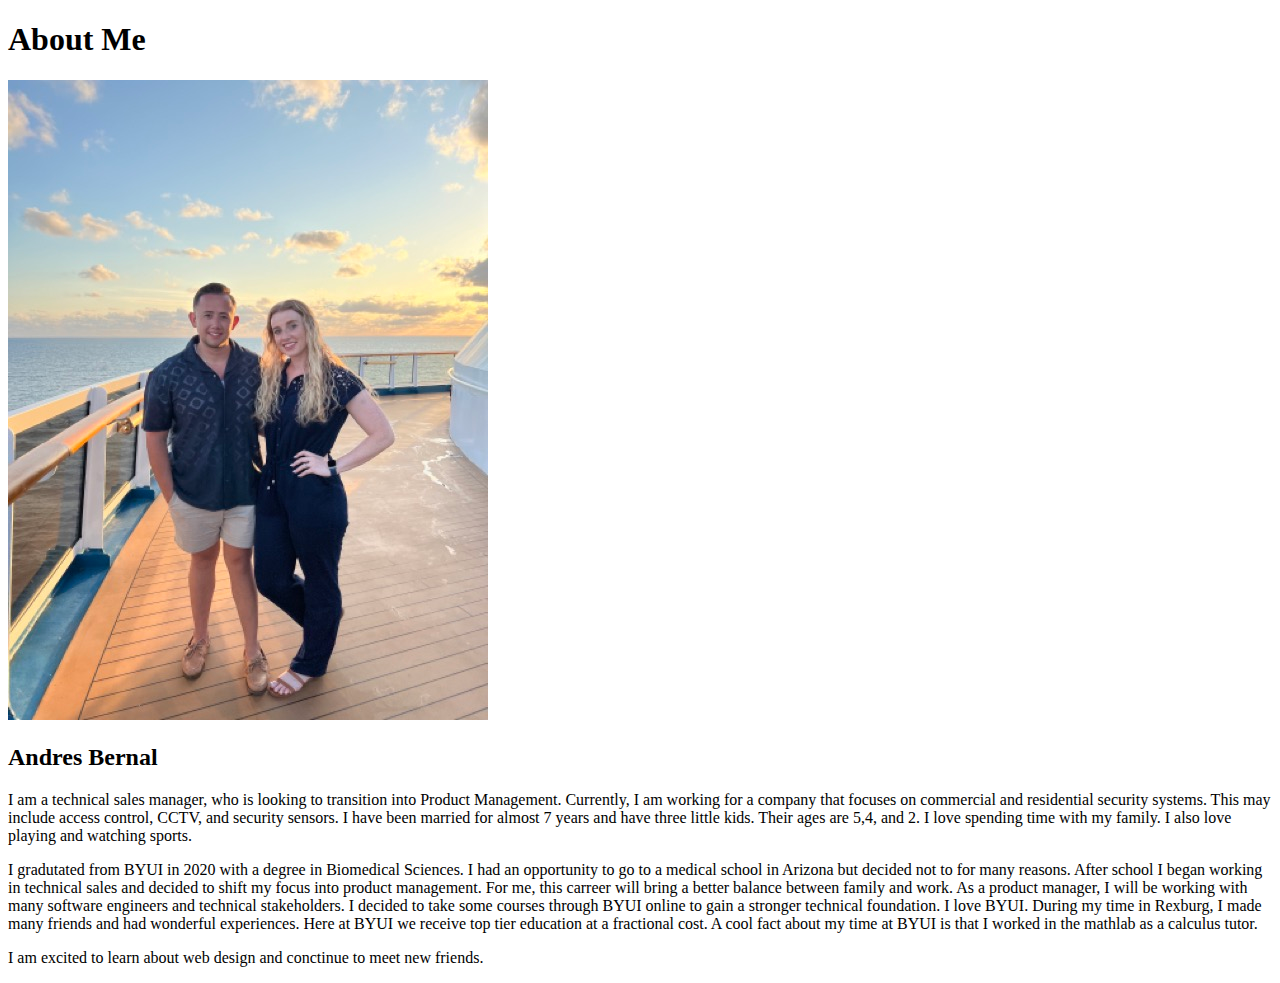
<file: aboutme/index.html>
<!DOCTYPE html>
<html lang="en">

<head>
    <meta charset="UTF-8">
    <meta http-equiv="X-UA-Compatible" content="IE=edge">
    <meta name="viewport" content="width=device-width, initial-scale=1.0">
    <title>Home Page</title>
</head>

<body>
    <h1>About Me</h1>
    <img src="IMG_1093 Medium.jpeg" alt="Image of Andres and Meghan">
    <h2>Andres Bernal</h2>
    <p>I am a technical sales manager, who is looking to transition into Product Management. Currently, I am working for a company that focuses on commercial and residential security systems. This may include access control, CCTV, and security sensors. I have been married for almost 7 years and have three little kids. Their ages are 5,4, and 2. I love spending time with my family. I also love playing and watching sports. </p>
    <p> I gradutated from BYUI in 2020 with a degree in Biomedical Sciences. I had an opportunity to go to a medical school in Arizona but decided not to for many reasons. After school I began working in technical sales and decided to shift my focus into product management. For me, this carreer will bring a better balance between family and work. As a product manager, I will be working with many software engineers and technical stakeholders. I decided to take some courses through BYUI online to gain a stronger technical foundation. I love BYUI. During my time in Rexburg, I made many friends and had wonderful experiences. Here at BYUI we receive top tier education at a fractional cost. A cool fact about my time at BYUI is that I worked in the mathlab as a calculus tutor.</p>
    <p>I am excited to learn about web design and conctinue to meet new friends.</p>
</body>
</html>
</file>
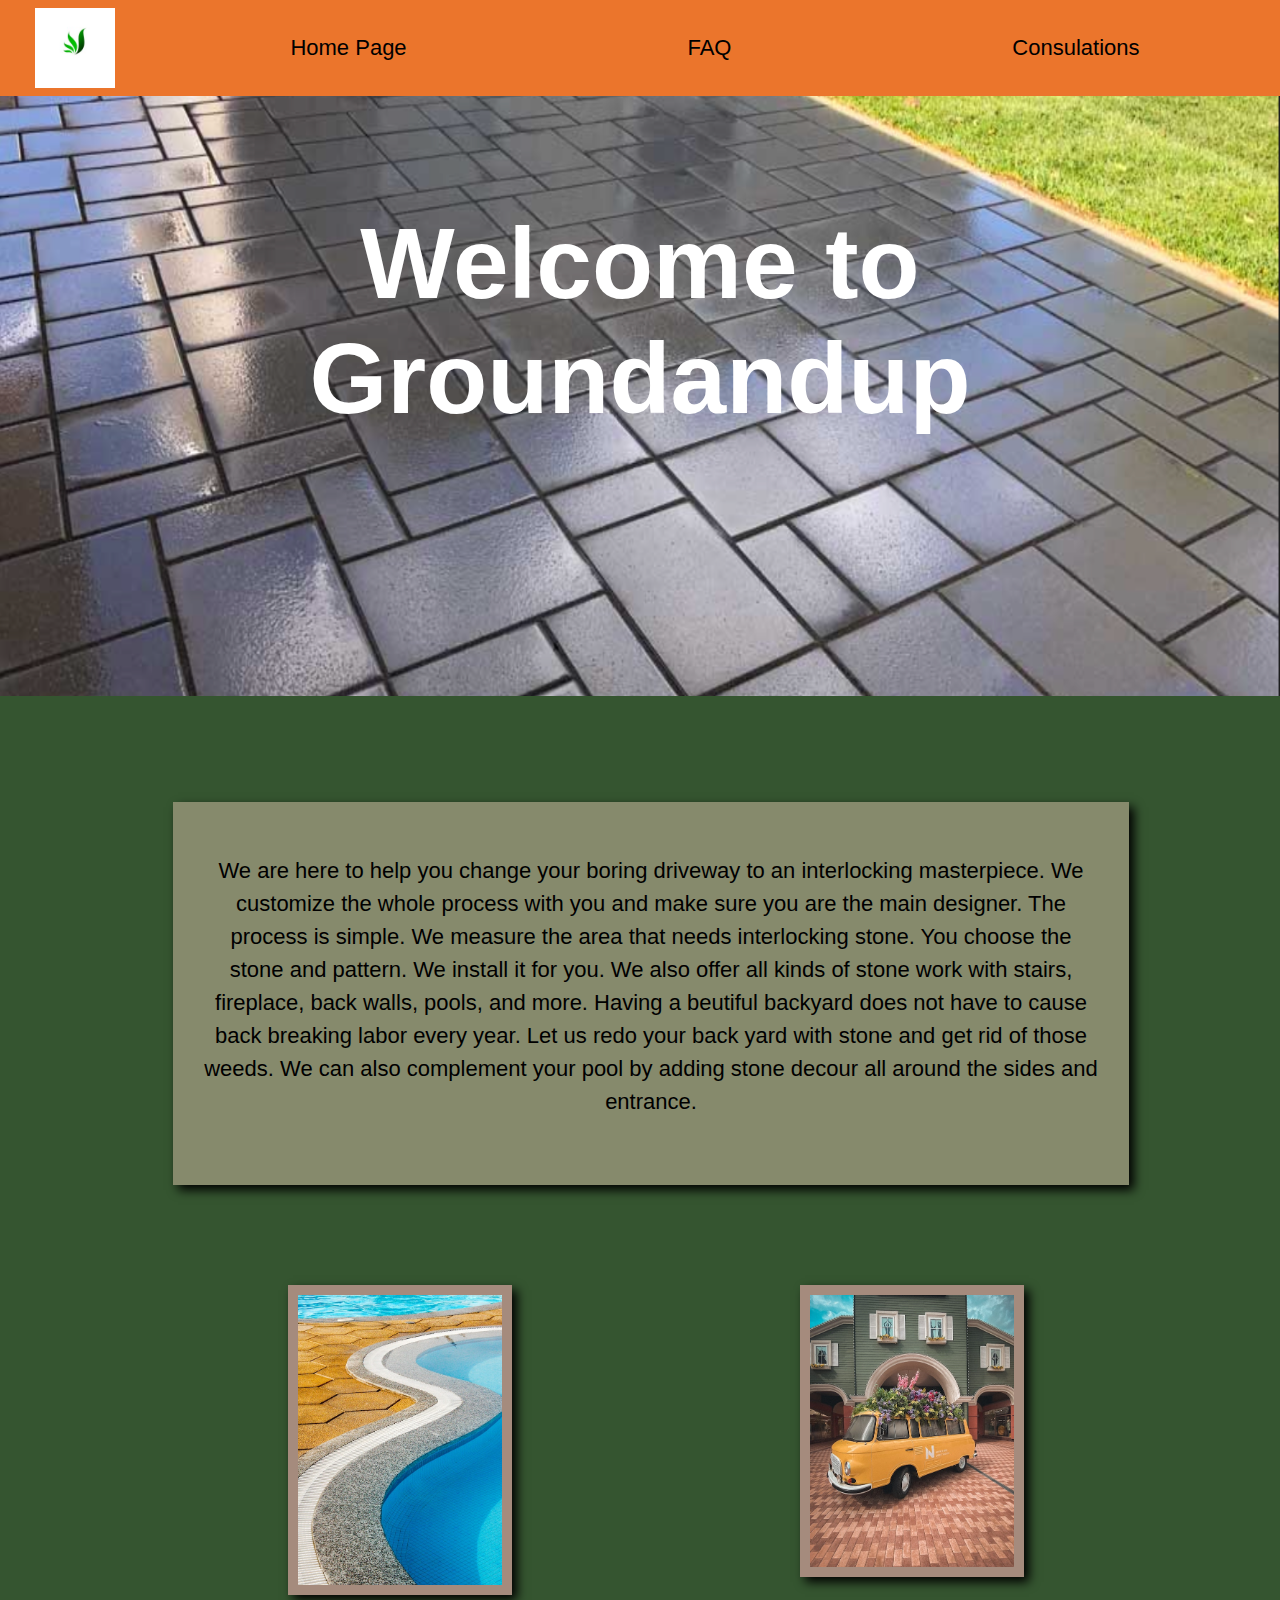
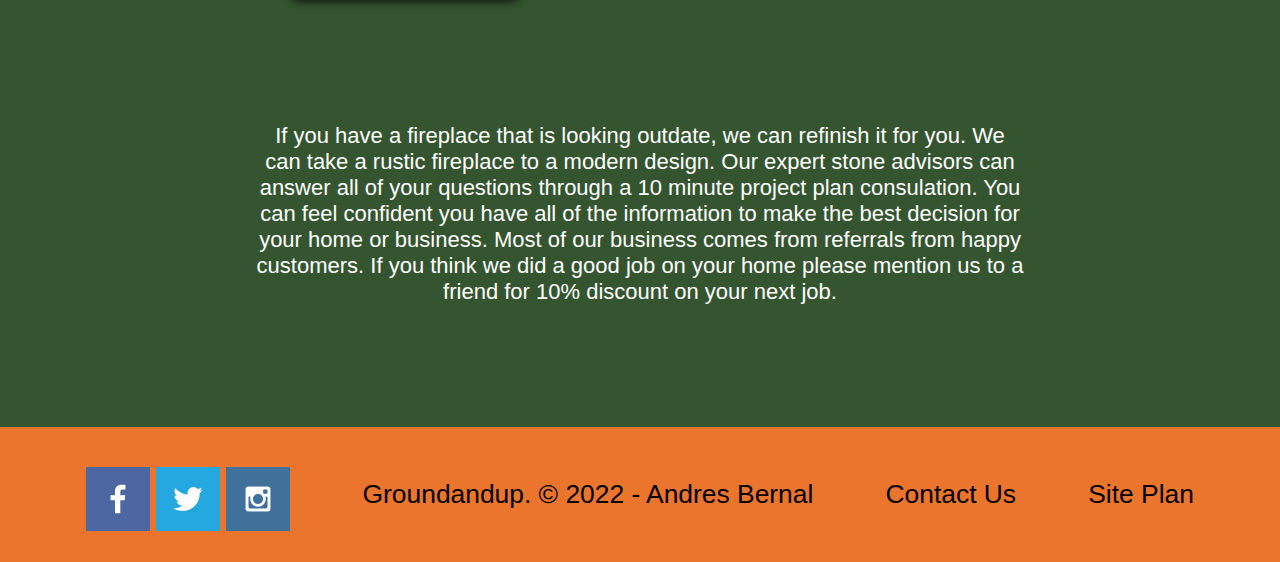
<file: groundandup/index.html>
<!DOCTYPE html>
<html lang="en">
<head>
    <meta charset="UTF-8">
    <meta http-equiv="X-UA-Compatible" content="IE=edge">
    <meta name="viewport" content="width=device-width, initial-scale=1.0">
    <title>Groundanup | Construction and Landscaping | Home</title>
    <link rel="stylesheet" href="styles/style.css">
</head>
<body>
    <div id="content">
    <header>
        <a id="logo_link" href="index.html">
            <img class="logo" src="images/groundanduplogo.jpeg" alt="Groundandup logo">
        </a>
        <nav>
            <a href="index.html">Home Page</a>
            <a href="FAQ.html">FAQ</a>
            <a href="consulations.html">Consulations</a>
        </nav>
    </header>
    <div id="hero">
        <div id="hero-box">
            <img id="hero-img" src="images/paversandgrass.png" alt="pavers and grass">
        </div>
        <section id="hero-msg">
            <h1 class="home-title">Welcome to Groundandup</h1>
            <h4></h4>
            </div>
        </section>
    </div>
    <main class="home-grid">
        <section class="msg">
            <p>We are here to help you change your boring driveway to an interlocking masterpiece. We customize the whole process with you and make sure you are the main designer. The process is simple. We measure the area that needs interlocking stone. You choose the stone and pattern. We install it for you. We also offer all kinds of stone work with stairs, fireplace, back walls, pools, and more. Having a beutiful backyard does not have to cause back breaking labor every year. Let us redo your back yard with stone and get rid of those weeds. We can also complement your pool by adding stone decour all around the sides and entrance.</p>
        </section><section class="rivers-card">
            <img class="card-img" src="images/pexels-jan-van-der-wolf-10340770.paversandpool.jpg" alt="pavers and pool">
        </section>
        <section class="camping-card">
            <img class="card-img" src="images/pexels-sveta-k-8588032.interlockingbricks.jpg" alt="tent in mountains">
        </section>
        <section class="msg2">
            <p> If you have a fireplace that is looking outdate, we can refinish it for you. We can take a rustic fireplace to a modern design. Our expert stone advisors can answer all of your questions through a 10 minute project plan consulation. You can feel confident you have all of the information to make the best decision for your home or business. Most of our business comes from referrals from happy customers. If you think we did a good job on your home please mention us to a friend for 10% discount on your next job.</p>
        </section>
    </main>
    <footer class="footer-grid">
        <div class="social">
            <a href="https://facebook.com" target="_blank">
                <img src="images/facebook.png" alt="fb icon">
            </a>
            <a href="https://twitter.com" target="_blank">
                <img src="images/twitter.png" alt="twitter icon">
            </a>
            <a href="https://instagram.com" target="_blank">
                <img src="images/instagram.png" alt="instagram icon">
            </a>
        </div>
        <p>Groundandup. &copy; 2022 - Andres Bernal</p>
        <p><a href="contactus.html">Contact Us</a></p>
        <p><a href="site-plan.html">Site Plan</a></p>
    </footer>
    </div>
</body>
</html>
</file>
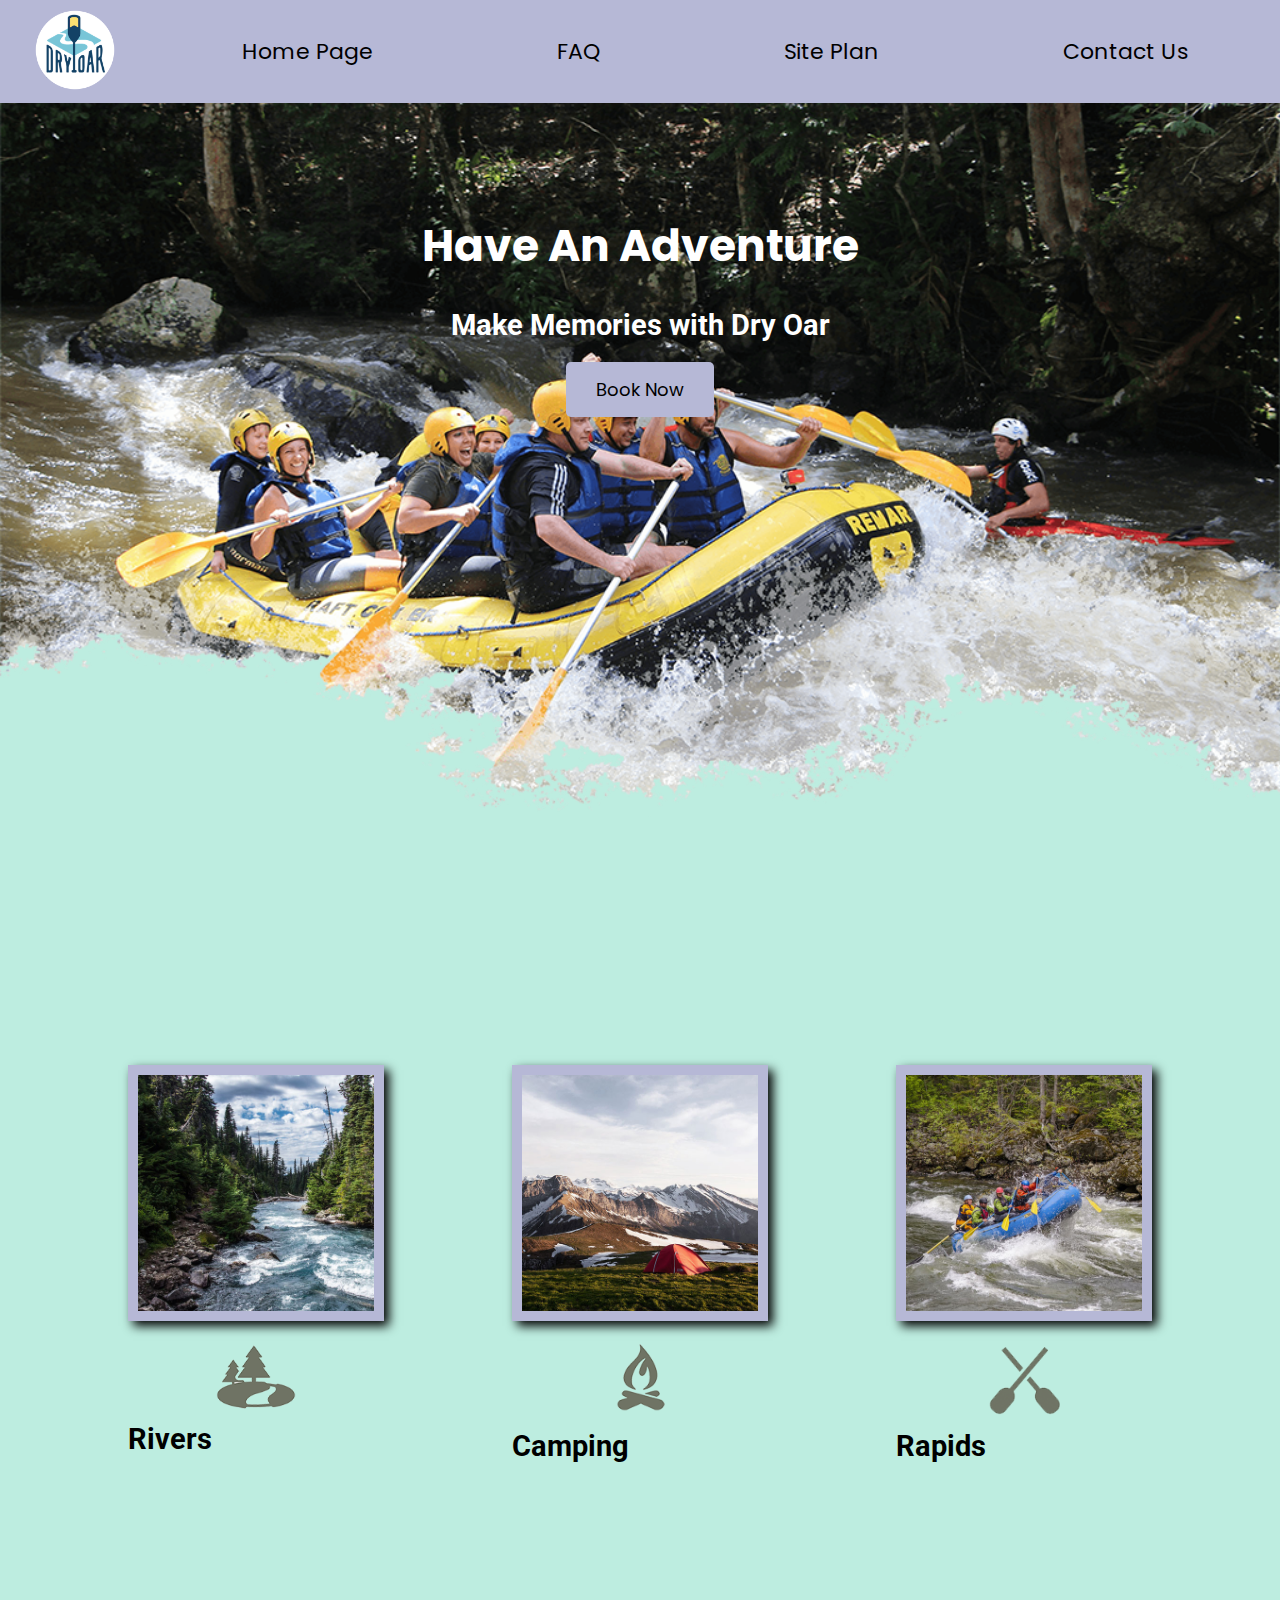
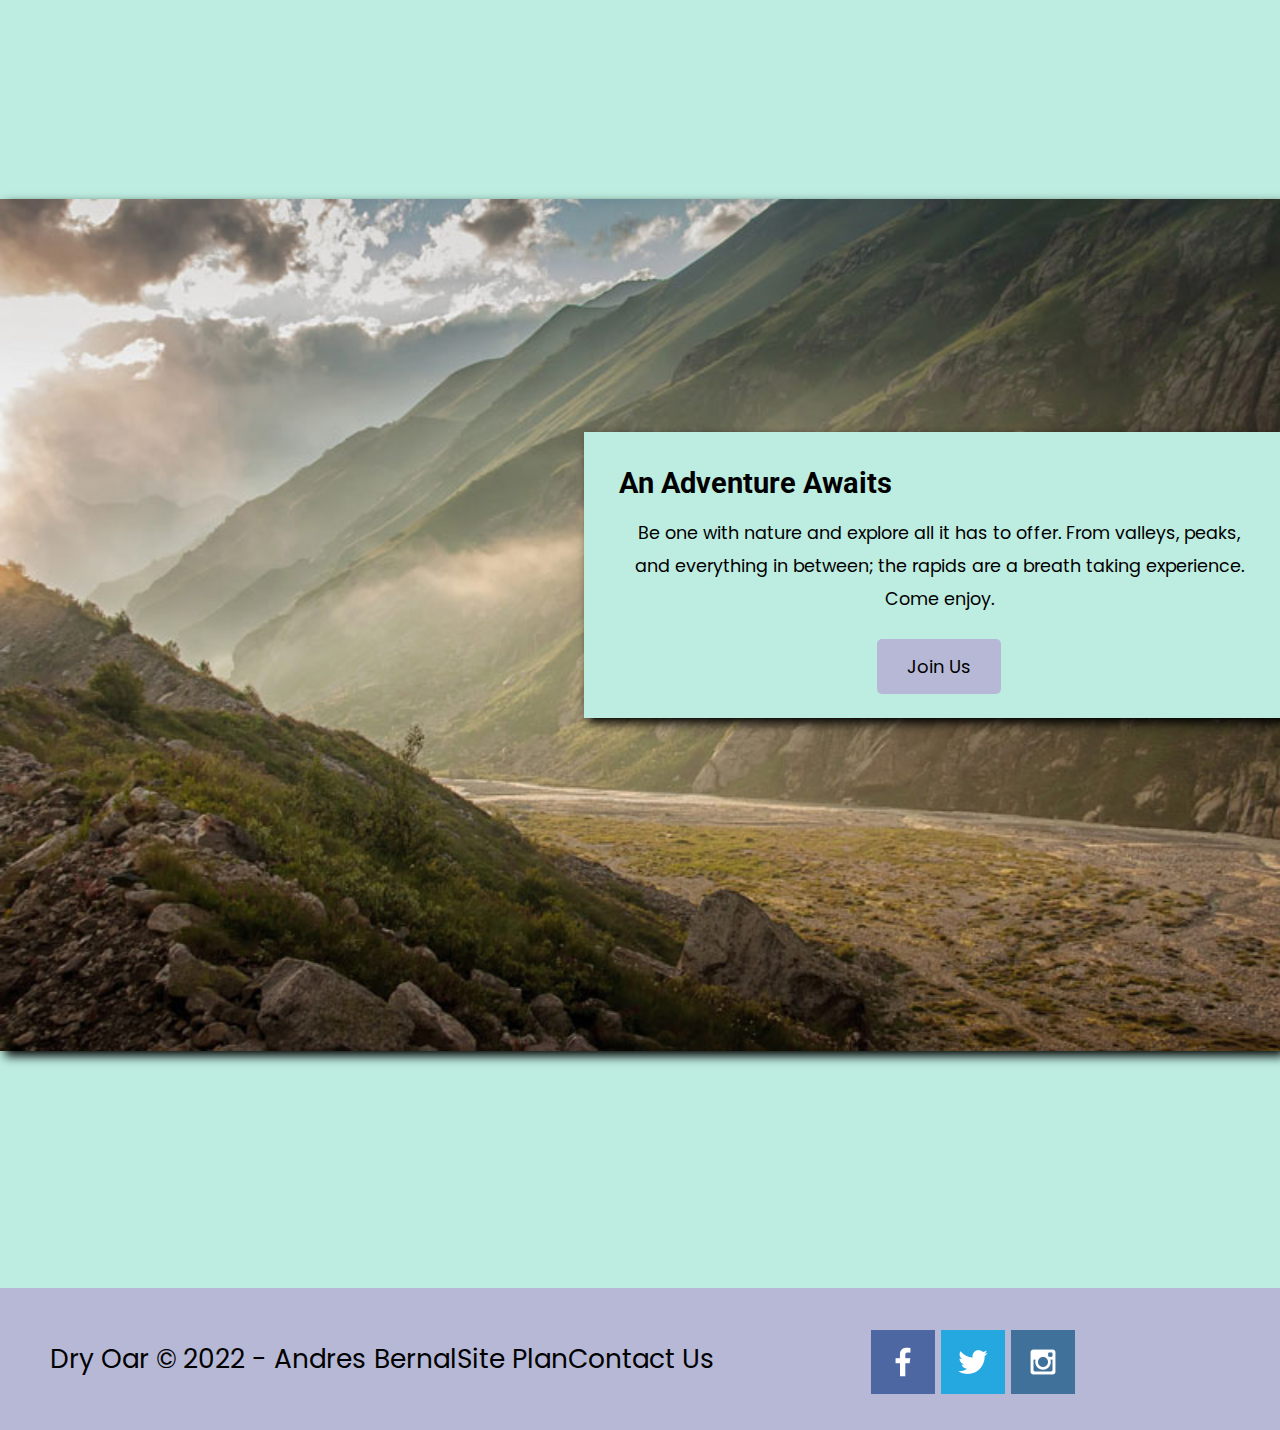
<file: wwr/index.html>
<!DOCTYPE html>
<html lang="en">
<head>
    <meta charset="UTF-8">
    <meta http-equiv="X-UA-Compatible" content="IE=edge">
    <meta name="viewport" content="width=device-width, initial-scale=1.0">
    <title>Whitewater Rafting Vacations | Dry Oar Boating | Home</title>
    <link rel="stylesheet" href="styles/style.css">
</head>
<body>
    <div id="content">
    <header>
        <a id="logo_link" href="index.html">
            <img class="logo" src="images/logo.png" alt="Dry Oar Logo">
        </a>
        <nav>
            <a href="index.html">Home Page</a>
            <a href="FAQ.html">FAQ</a>
            <a href="site-plan-rafting.html">Site Plan</a>
            <a href="contactus.html">Contact Us</a>
        </nav>
    </header>
    <div id="hero">
        <div id="hero-box">
            <img id="hero-img" src="images/hero.png" alt="people enjoy rafting">
        </div>
        <section id="hero-msg">
            <h1 class="home-title">Have An Adventure</h1>
            <h4>Make Memories with Dry Oar </h4>
            <div class='button-box'>
                <a class='book' href="contactus.html">Book Now</a>
            </div>
        </section>
    </div>
    <main class="home-grid">
        <section class="rivers-card">
            <img class="card-img" src="images/rivers.jpeg" alt="river in forest">
            <img class="icon" src="images/river_icon.png" alt="river icon">
            <h2>Rivers</h2>
        </section>
        <section class="camping-card">
            <img class="card-img" src="images/camping.jpeg" alt="tent in mountains">
            <img class="icon" src="images/fire_icon.png" alt="fire icon">
            <h2>Camping</h2>
        </section>
        <section class="rapids-card">
            <img class="card-img" src="images/rapids.jpeg" alt="rafting boat">
            <img class="icon" src="images/oars.png" alt="oars icon">
            <h2>Rapids</h2>
        </section>
        <div id="background"></div>
        <img class="mountains" src="images/mountains.jpeg" alt="Misty mountains">
        <section class="msg">
            <h2>An Adventure Awaits</h2>
            <p>Be one with nature and explore all it has to offer. From valleys, peaks, and everything in between; the rapids are a breath taking experience. Come enjoy.</p>
            <a class='join' href="rivers.html">Join Us</a>
        </section>
    </main>
    <footer>
        <p>Dry Oar &copy; 2022 - Andres Bernal</p>
        <p><a href="site-plan-rafting.html">Site Plan</a></p>
        <p><a href="contactus.html">Contact Us</a></p>
        <div class="social">
            <a href="https://facebook.com" target="_blank">
                <img src="images/facebook.png" alt="fb icon">
            </a>
            <a href="https://twitter.com" target="_blank">
                <img src="images/twitter.png" alt="twitter icon">
            </a>
            <a href="https://instagram.com" target="_blank">
                <img src="images/instagram.png" alt="instagram icon">
            </a>
        </div>
    </footer>
    </div>
</body>
</html>
</file>
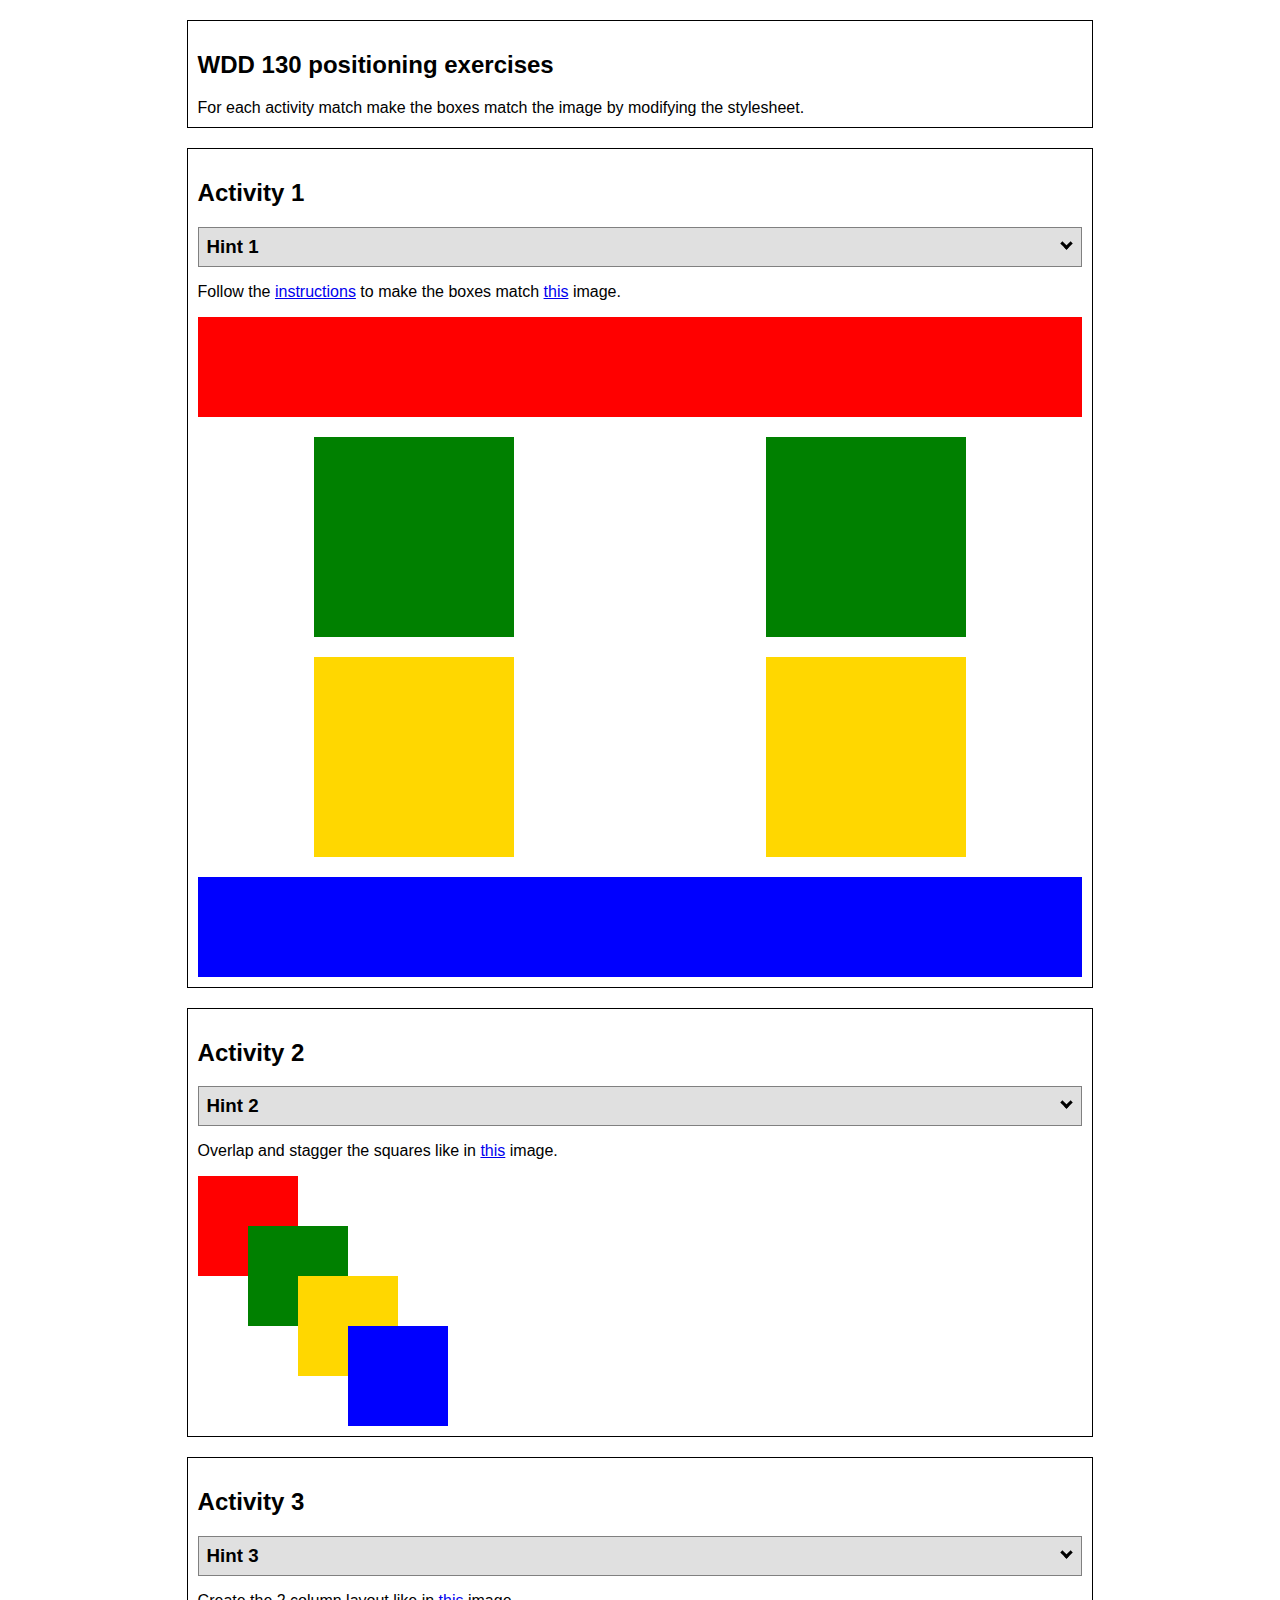
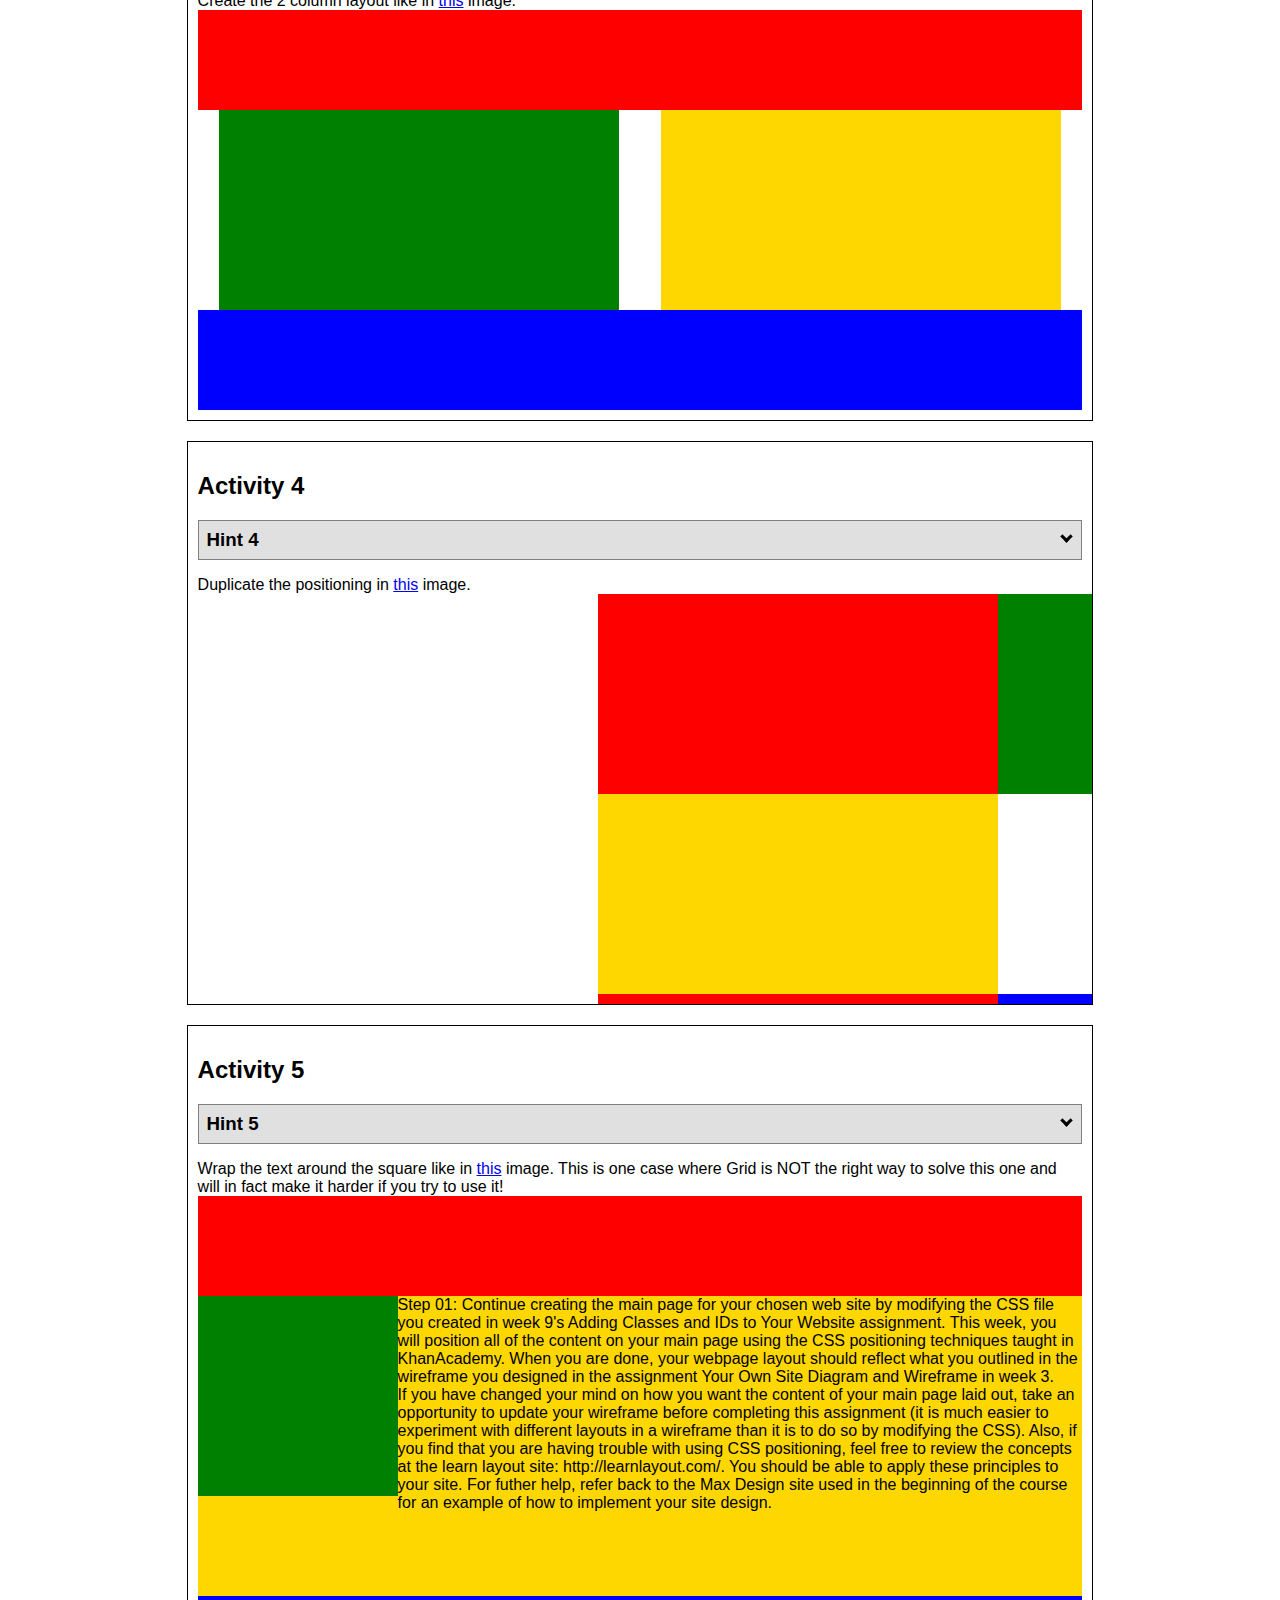
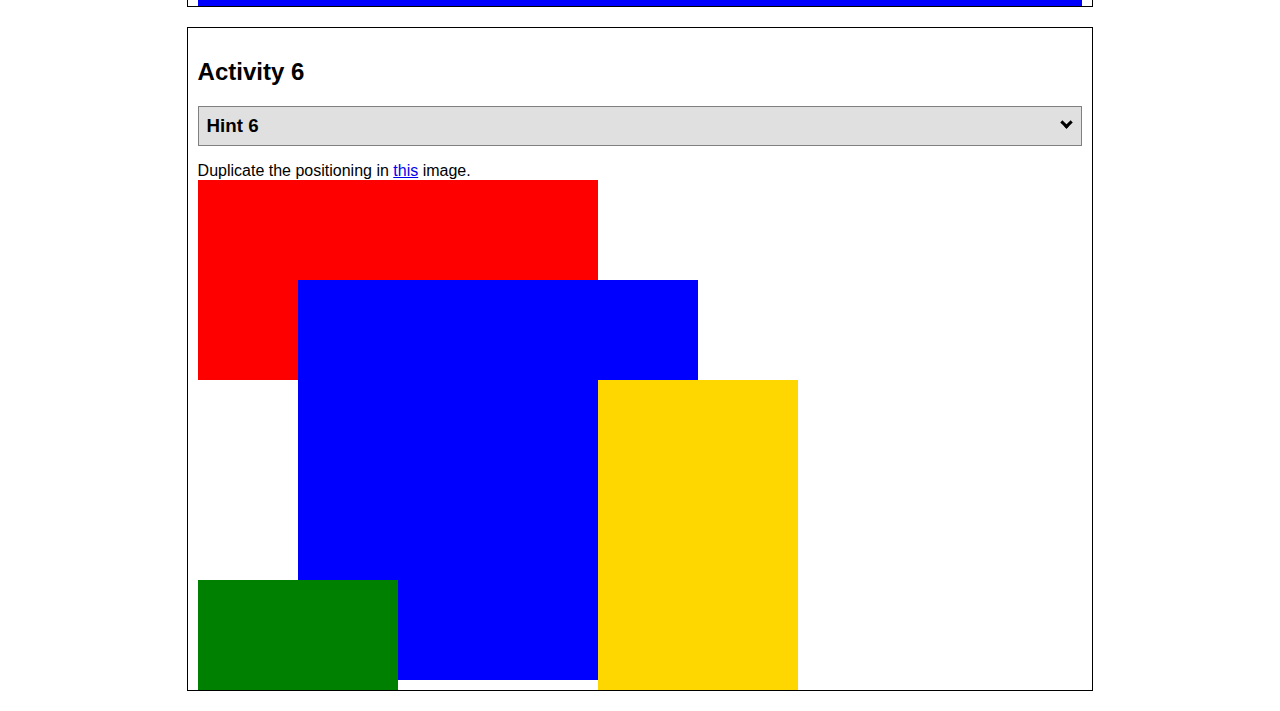
<file: positioning.html>
<!DOCTYPE html>
<html lang="en">
    <head>
    <!-- HTML - Name: positioning.html -->
    <title>Positioning Activity</title>
    <link rel="stylesheet" type="text/css" href="positionstyles.css" />
    </head>
    <body>
    <div class="activity">
        <h2>WDD 130 positioning exercises</h2>
        For each activity match make the boxes match the image by modifying the stylesheet.</div>
    <div class="activity">
        <h2>Activity 1</h2>
        <section class="hint"><input type="checkbox" ><i></i> <h3>Hint 1</h3><div><p>Check out the <a href="https://byui-wdd.github.io/wdd130/activities/css-positioning.html" target="_blank">activity instructions</a> in Ilearn!</p></div></section>
        <p>Follow the <a href="https://byui-wdd.github.io/wdd130/activities/css-positioning.html" target="_blank">instructions</a> to make the boxes match  <a href="https://byui-wdd.github.io/wdd130/images/example1.png" target="_blank">this</a> image.</p>
        <div class="content1" >
        <div class="red1" ></div>
        <div class="green1" ></div>
        <div class="green1" ></div>
        <div class="yellow1"></div>
        <div class="yellow1"></div>
        <div class="blue1"></div>
        </div>
    </div>
    <div class="activity">
        <h2>Activity 2</h2>
        <section class="hint"><input type="checkbox" > <h3>Hint 2</h3><i></i><div><p>Remember that the best way to shift elements around slightly on the page is with Margins.  You could also use Grid.  Either would work for this. If you choose margin remember that you can use a <em>negative</em> margin. (ie margin-top: -20px;)</p><h4>Properties used:</h4><ul><li>margin-top, margin-left</li><li>...or...</li><li>grid-template-columns: 50px 50px 50px 50px 50px</li></ul></div></section>
        <p>Overlap and stagger the squares like in <a href="https://byui-wdd.github.io/wdd130/images/example2.png" target="_blank">this</a> image.</p>
        <div class="content2" >
        <div class="red2" ></div>
        <div class="green2" ></div>
        <div class="yellow2"></div>
        <div class="blue2"></div>
        </div>
    </div>
    <div class="activity">
        <h2>Activity 3</h2>
        <section class="hint"><input type="checkbox" > <h3>Hint 3</h3><i></i><div><p>This one is going to be best solved with CSS Grid. Remember to make the boxes the right width first...then start moving them around. </p><h4>Properties used:</h4><ul><li>display:grid;</li><li>grid-template-columns:</li><li>grid-column-gap:</li>
        <li>grid-column:</li>  </ul></div></section>
        Create the 2 column layout like in <a href="https://byui-wdd.github.io/wdd130/images/example3.png" target="_blank">this</a>  image.
        <div class="content3" >
        <div class="red3" ></div>
        <div class="green3" ></div>
        <div class="yellow3"></div>
        <div class="blue3"></div>
        </div>
    </div>
    <div class="activity">
        <h2>Activity 4</h2>
        <section class="hint"><input type="checkbox" > <h3>Hint 4</h3><i></i><div><p>For the others we have been primarily concerned with width. For this one you will need to adjust height as well. </p><h4>Properties used:</h4><ul><li>display:grid;</li><li>grid-template-columns:</li><li>grid-row:</li></ul></div></section>
        Duplicate the positioning in <a href="https://byui-wdd.github.io/wdd130/images/example4.png" target="_blank">this</a> image. 
        <div class="content4" >
        <div class="red4" ></div>
        <div class="green4" ></div>
        <div class="yellow4"></div>
        <div class="blue4"></div>
        </div>
    </div>

    <div class="activity">
        <h2>Activity 5</h2>
        <section class="hint"><input type="checkbox" > <h3>Hint 5</h3><i></i><div><p>Grid is <strong>not</strong> the right way to do this.  In fact there is only one way to really do that...and that is with float. Remember that we float the thing we want the text to wrap around.  Also remember to start by making all the shapes the right size and shape.</p><h4>Properties used:</h4><ul><li>float: left;</li></ul></div></section>
        Wrap the text around the square like in <a href="https://byui-wdd.github.io/wdd130/images/example5.png" target="_blank">this</a> image. This is one case where Grid is NOT the right way to solve this one and will in fact make it harder if you try to use it!
        <div class="content5" >
        <div class="red5" ></div>
        <div class="green5" ></div>
        <div class="yellow5">Step 01: Continue creating the main page for your chosen web site by modifying the CSS file you created in week 9's Adding Classes and IDs to Your Website assignment. This week, you will position all of the content on your main page using the CSS positioning techniques taught in KhanAcademy. When you are done, your webpage layout should reflect what you outlined in the wireframe you designed in the assignment Your Own Site Diagram and Wireframe in week 3. <br />
            If you have changed your mind on how you want the content of your main page laid out, take an opportunity to update your wireframe before completing this assignment (it is much easier to experiment with different layouts in a wireframe than it is to do so by modifying the CSS). Also, if you find that you are having trouble with using CSS positioning, feel free to review the concepts at the learn layout site: http://learnlayout.com/. You should be able to apply these principles to your site. For futher help, refer back to the Max Design site used in the beginning of the course for an example of how to implement your site design.</div>
        <div class="blue5"></div>
        </div>
    </div>
    <div class="activity">
        <h2>Activity 6</h2>
        <section class="hint"><input type="checkbox" > <h3>Hint 6</h3><i></i><div><p>This one is all about visualizing the grid behind the layout. If you are having a hard time doing that first: all the sizes are even multiples of 100, and second here is another example with the lines drawn: <a href="https://byui-wdd.github.io/wdd130/images/example6-hint.png" target="_blank">example 6 with lines</a>. For this one you will find it easiest if you use px for the column width. You can also use <kbd>z-index</kbd> to control the element layering.    </p><h4>Properties used:</h4><ul><li>display:grid;</li><li>grid-template-columns:</li><li>grid-column:</li><li>grid-row:</li><li><a href="https://www.w3schools.com/cssref/pr_pos_z-index.asp" target="_blank">z-index:</a></li></ul></div></section>
        Duplicate the positioning in <a href="https://byui-wdd.github.io/wdd130/images/example6.png" target="_blank">this</a> image.
        <div class="content6" >
        <div class="red6" ></div>
        <div class="green6" ></div>
        <div class="yellow6"></div>
        <div class="blue6"></div>
        </div>
    </div>
    </body>
</html>
</file>
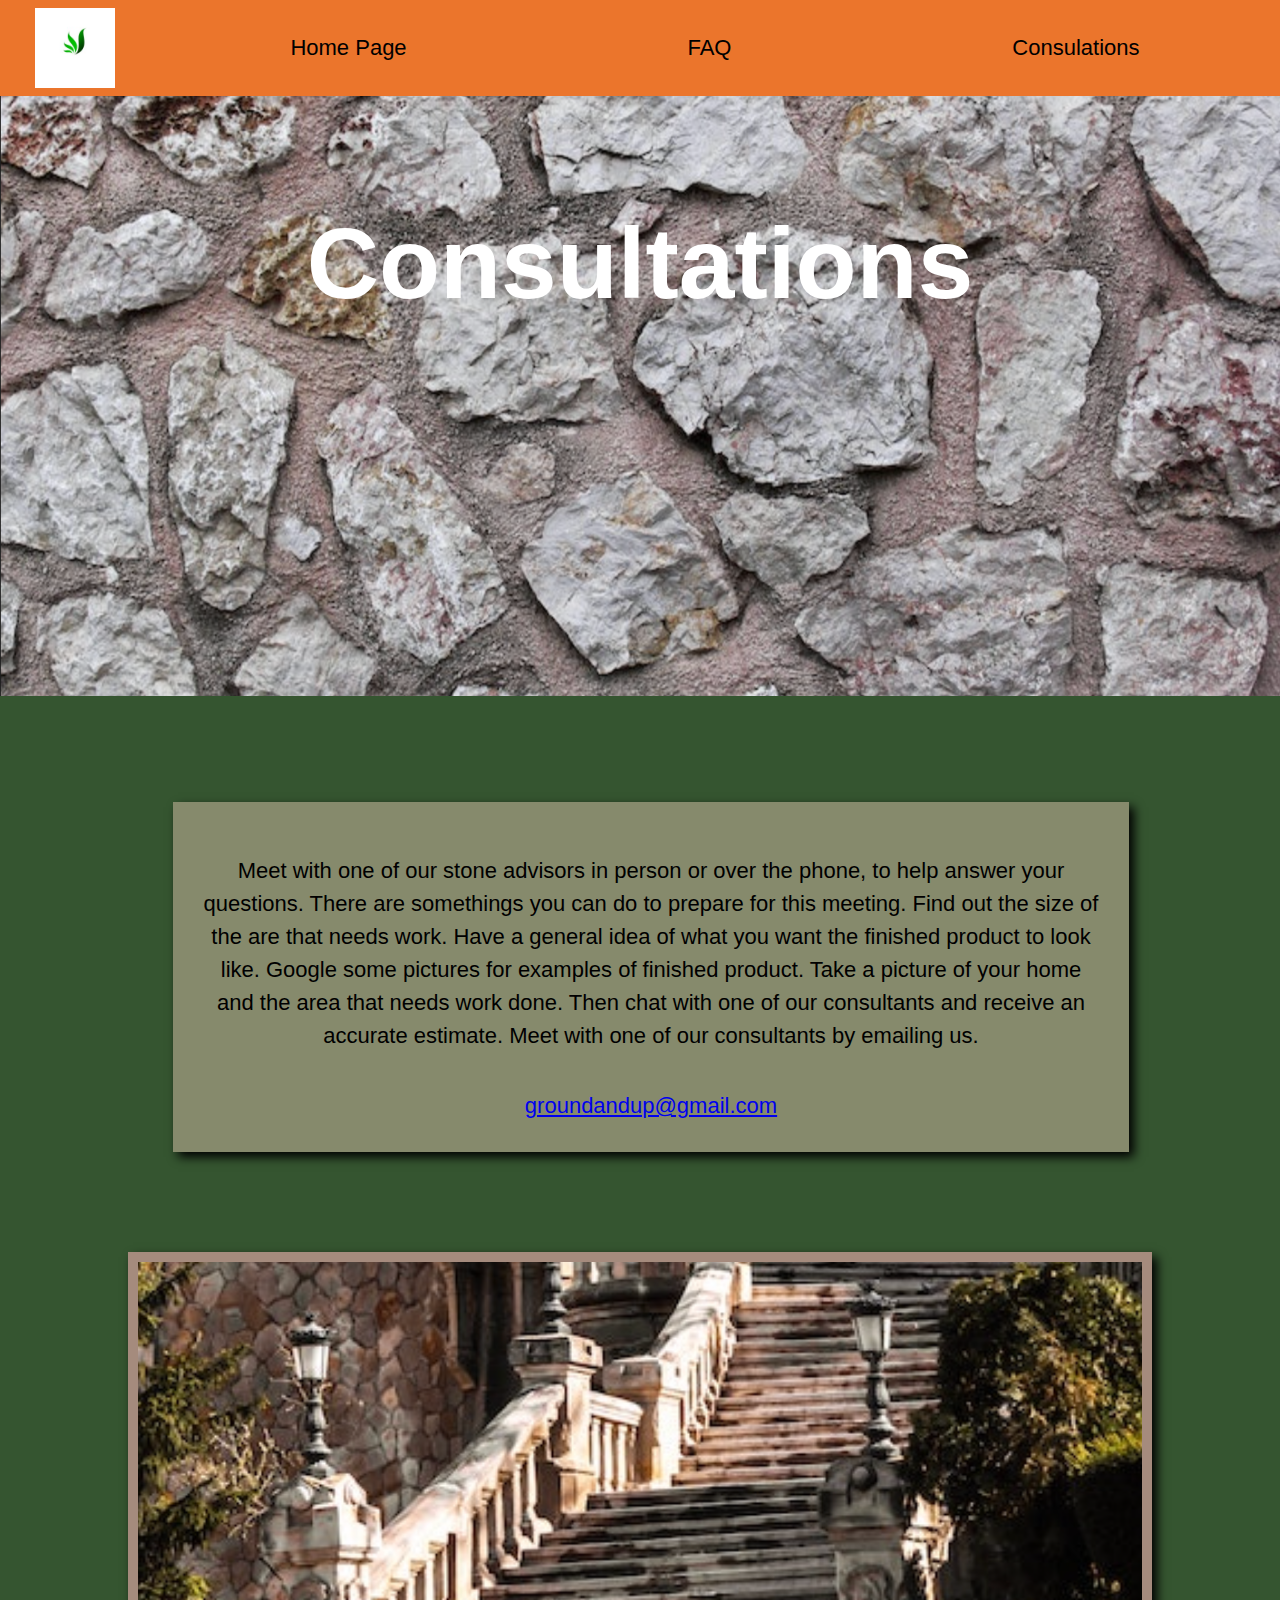
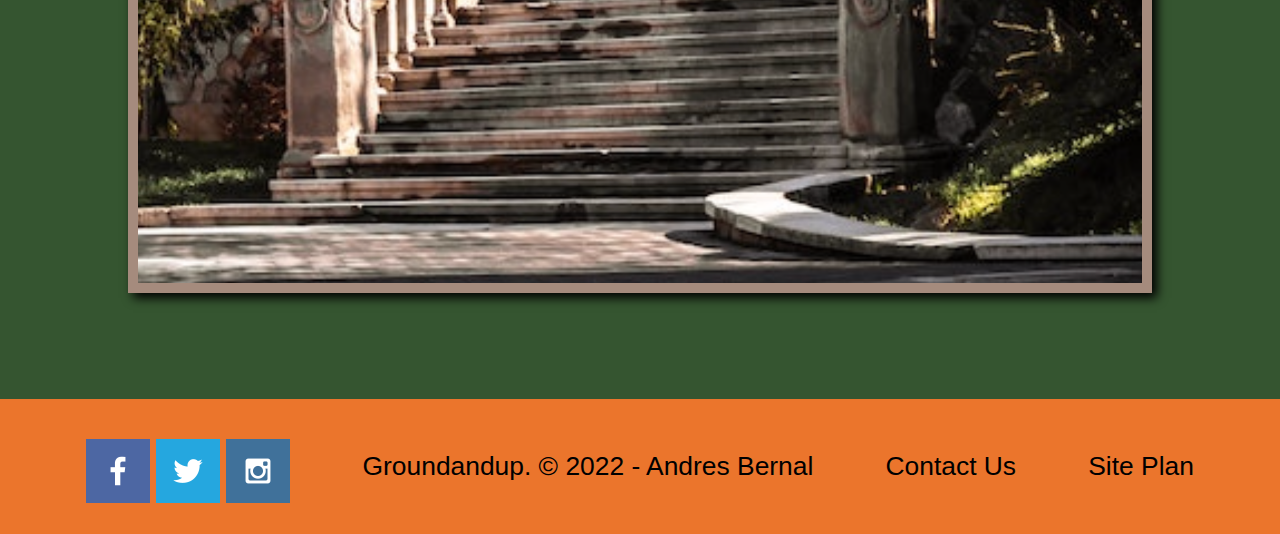
<file: groundandup/consulations.html>
<!DOCTYPE html>
<html lang="en">
<head>
    <meta charset="UTF-8">
    <meta http-equiv="X-UA-Compatible" content="IE=edge">
    <meta name="viewport" content="width=device-width, initial-scale=1.0">
    <title>Groundanup | Construction and Landscaping | Home</title>
    <link rel="stylesheet" href="styles/style.css">
</head>
<body>
    <div id="content">
    <header>
        <a id="logo_link" href="index.html">
            <img class="logo" src="images/groundanduplogo.jpeg" alt="Groundandup logo">
        </a>
        <nav>
            <a href="index.html">Home Page</a>
            <a href="FAQ.html">FAQ</a>
            <a href="consulations.html">Consulations</a>
        </nav>
    </header>
    <div id="hero">
        <div id="hero-box">
            <img id="hero-img" src="images/flagstone.png" alt="flagstone">
        </div>
        <section id="hero-msg">
            <h1 class="home-title"></h1>
            <h4>Consultations</h4>
        </section>
    </div>
    <main class="home-grid">
        <section class="msg">
            <p>Meet with one of our stone advisors in person or over the phone, to help answer your questions. There are somethings you can do to prepare for this meeting. Find out the size of the are that needs work. Have a general idea of what you want the finished product to look like. Google some pictures for examples of finished product. Take a picture of your home and the area that needs work done. Then chat with one of our consultants and receive an accurate estimate. Meet with one of our consultants by emailing us.</p>
            <a href="https://mail.google.com/mail/u/0/#inbox?compose=CllgCJfttvRprdsJGkPfjXRCrHVRTmJWwPjWXkZXBQLGwgNvNjBLqnZQwxBBQXBWnfQgbLnkpdB">groundandup@gmail.com</a>
        </section>
        <section class="consulting-card">
            <img class="card-img" src="images/Stairs.png" alt="stairs">
        </section>
    </main>
    <footer>
        <div class="social">
            <a href="https://facebook.com" target="_blank">
                <img src="images/facebook.png" alt="fb icon">
            </a>
            <a href="https://twitter.com" target="_blank">
                <img src="images/twitter.png" alt="twitter icon">
            </a>
            <a href="https://instagram.com" target="_blank">
                <img src="images/instagram.png" alt="instagram icon">
            </a>
        </div>
        <p>Groundandup. &copy; 2022 - Andres Bernal</p>
        <p><a href="contactus.html">Contact Us</a></p>
        <p><a href="site-plan.html">Site Plan</a></p>
    </footer>
    </div>
</body>
</html>
</file>
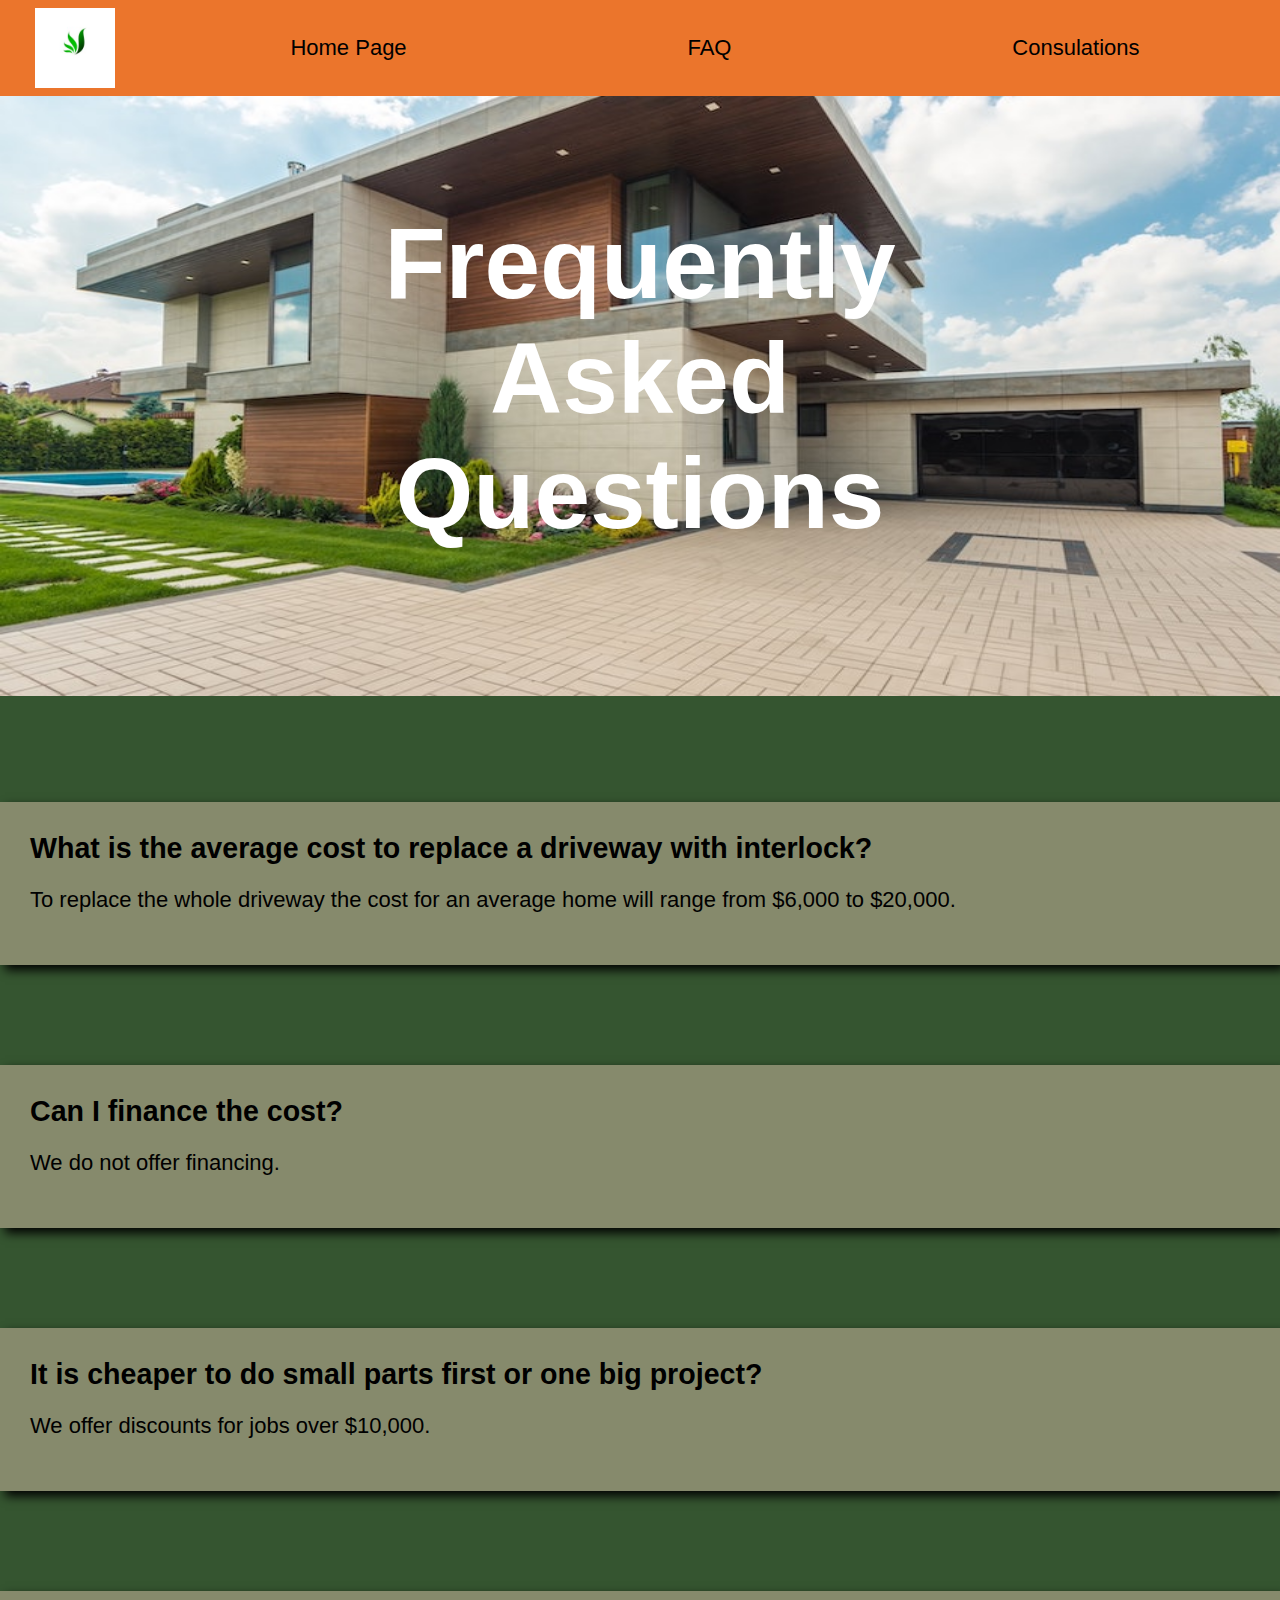
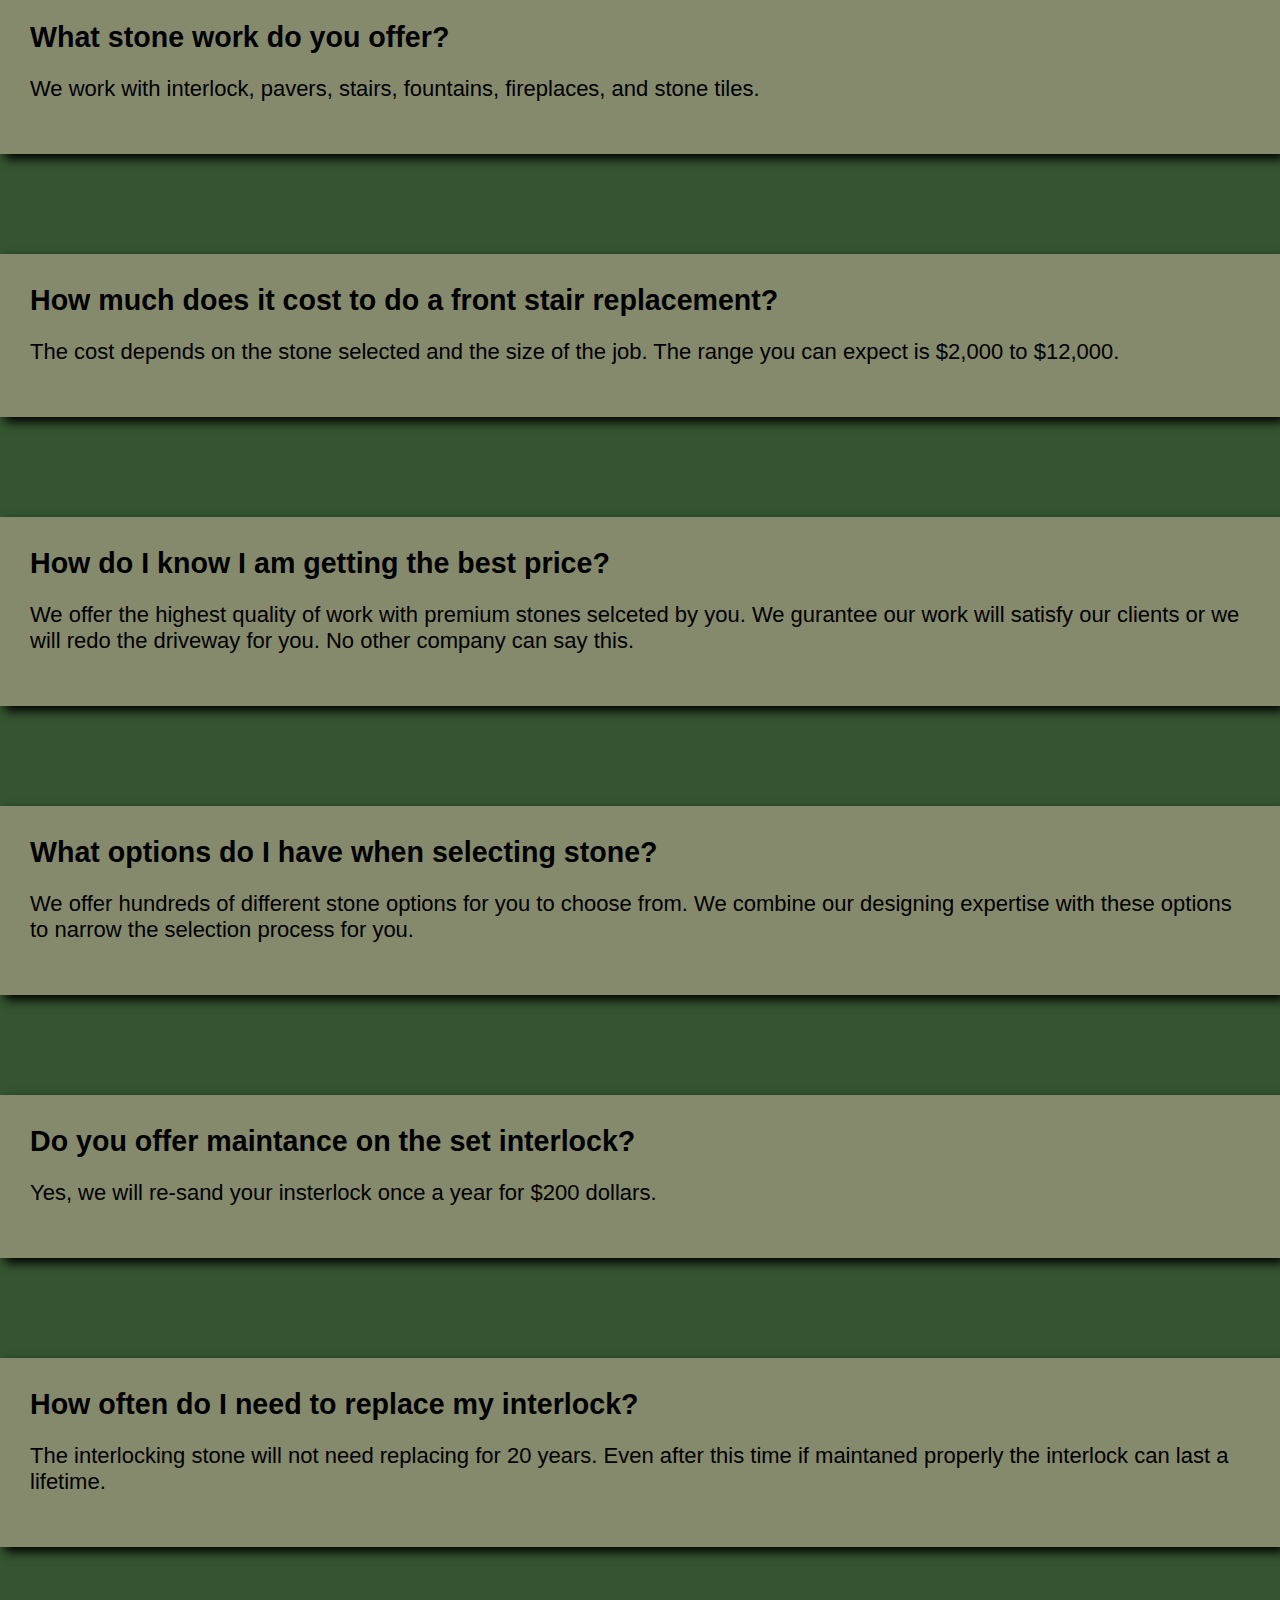
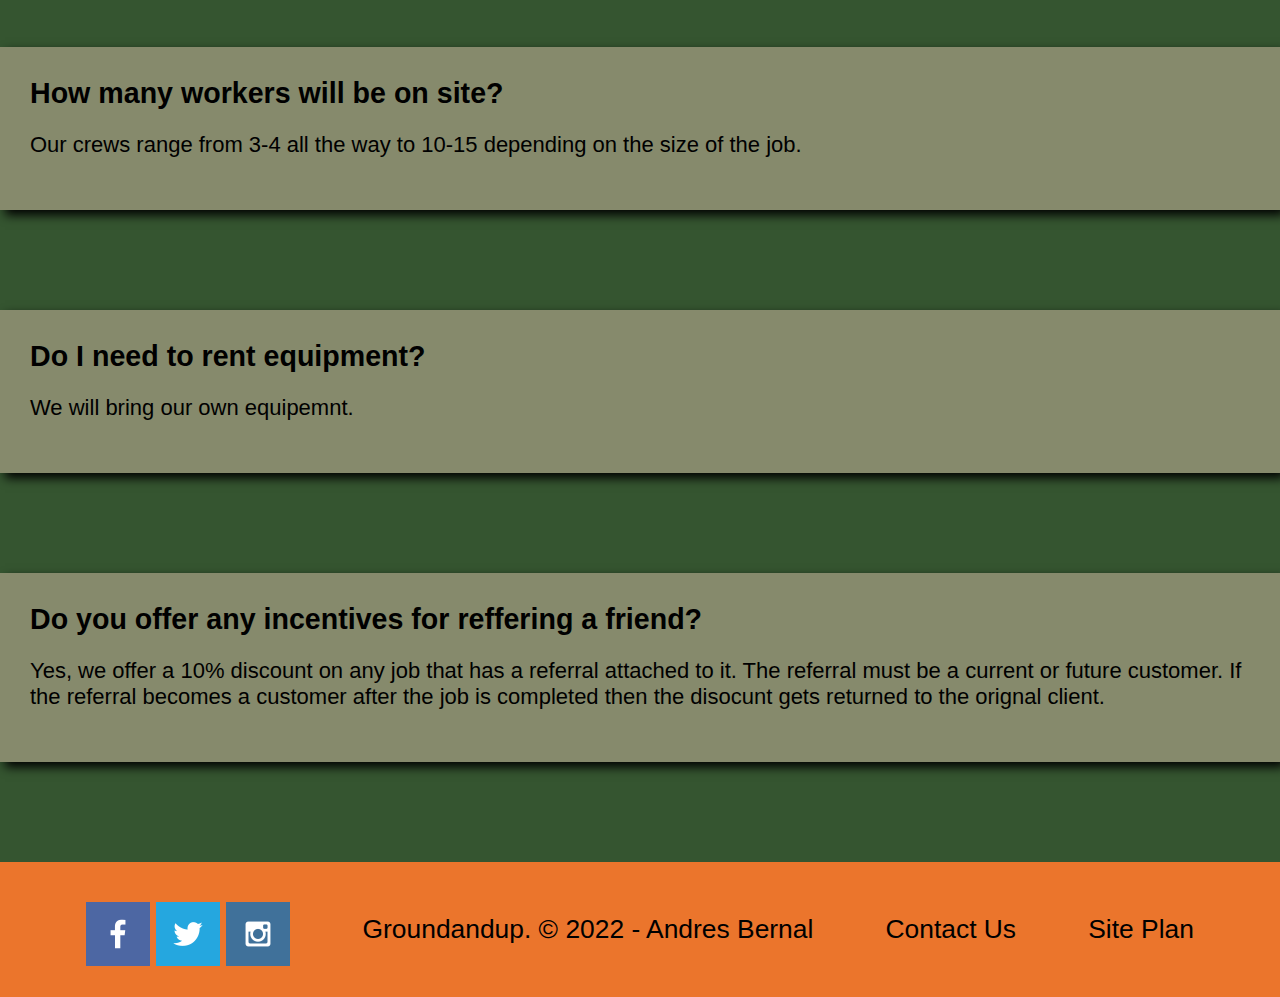
<file: groundandup/FAQ.html>
<!DOCTYPE html>
<html lang="en">
<head>
    <meta charset="UTF-8">
    <meta http-equiv="X-UA-Compatible" content="IE=edge">
    <meta name="viewport" content="width=device-width, initial-scale=1.0">
    <title>Groundanup | Construction and Landscaping | Home</title>
    <link rel="stylesheet" href="styles/style.css">
</head>
<body>
    <div id="content">
    <header>
        <a id="logo_link" href="index.html">
            <img class="logo" src="images/groundanduplogo.jpeg" alt="Groundandup logo">
        </a>
        <nav>
            <a href="index.html">Home Page</a>
            <a href="FAQ.html">FAQ</a>
            <a href="consulations.html">Consulations</a>
        </nav>
    </header>
    <div id="hero">
        <div id="hero-box">
            <img id="hero-img" src="images/pexels-max-vakhtbovych-8134847.interlockingstone1.jpg" alt="Home with pavers">
        </div>
        <section id="hero-msg">
            <h1 class="home-title"></h1>
            <h4>Frequently Asked Questions</h4>
        </section>
    </div>
    <main class="home-grid">
        <section class="msgFAQ1">
            <h2>What is the average cost to replace a driveway with interlock?</h2>
            <p>To replace the whole driveway the cost for an average home will range from $6,000 to $20,000.
        </section>
        <section class="msgFAQ2">
            <h2>Can I finance the cost?</h2>
            <p>We do not offer financing.
        </section>
        <section class="msgFAQ3">
            <h2>It is cheaper to do small parts first or one big project?</h2>
            <p>We offer discounts for jobs over $10,000. 
        </section>
        <section class="msgFAQ4">
            <h2>What stone work do you offer?</h2>
            <p>We work with interlock, pavers, stairs, fountains, fireplaces, and stone tiles.
        </section>
        <section class="msgFAQ5">
            <h2>How much does it cost to do a front stair replacement?</h2>
            <p>The cost depends on the stone selected and the size of the job. The range you can expect is $2,000 to $12,000.
        </section>
        <section class="msgFAQ6">
            <h2>How do I know I am getting the best price?</h2>
            <p>We offer the highest quality of work with premium stones selceted by you. We gurantee our work will satisfy our clients or we will redo the driveway for you. No other company can say this.</p>
        </section>
        <section class="msgFAQ7">
            <h2>What options do I have when selecting stone?</h2>
            <p>We offer hundreds of different stone options for you to choose from. We combine our designing expertise with these options to narrow the selection process for you.
        </section>
        <section class="msgFAQ8">
            <h2>Do you offer maintance on the set interlock?</h2>
            <p>Yes, we will re-sand your insterlock once a year for $200 dollars.
        </section>
        <section class="msgFAQ9">
            <h2>How often do I need to replace my interlock?</h2>
            <p>The interlocking stone will not need replacing for 20 years. Even after this time if maintaned properly the interlock can last a lifetime.</p>
        </section>
        <section class="msgFAQ10">
            <h2>How many workers will be on site?</h2>
            <p>Our crews range from 3-4 all the way to 10-15 depending on the size of the job. 
        </section>
        <section class="msgFAQ11">
            <h2>Do I need to rent equipment?</h2>
            <p>We will bring our own equipemnt. 
        </section>
        <section class="msgFAQ12">
            <h2>Do you offer any incentives for reffering a friend?</h2>
            <p>Yes, we offer a 10% discount on any job that has a referral attached to it. The referral must be a current or future customer. If the referral becomes a customer after the job is completed then the disocunt gets returned to the orignal client.</p>
        </section>
    </main>
    <footer>
        <div class="social">
            <a href="https://facebook.com" target="_blank">
                <img src="images/facebook.png" alt="fb icon">
            </a>
            <a href="https://twitter.com" target="_blank">
                <img src="images/twitter.png" alt="twitter icon">
            </a>
            <a href="https://instagram.com" target="_blank">
                <img src="images/instagram.png" alt="instagram icon">
            </a>
        </div>
        <p>Groundandup. &copy; 2022 - Andres Bernal</p>
        <p><a href="contactus.html">Contact Us</a></p>
        <p><a href="site-plan.html">Site Plan</a></p>
    </footer>
    </div>
</body>
</html>
</file>
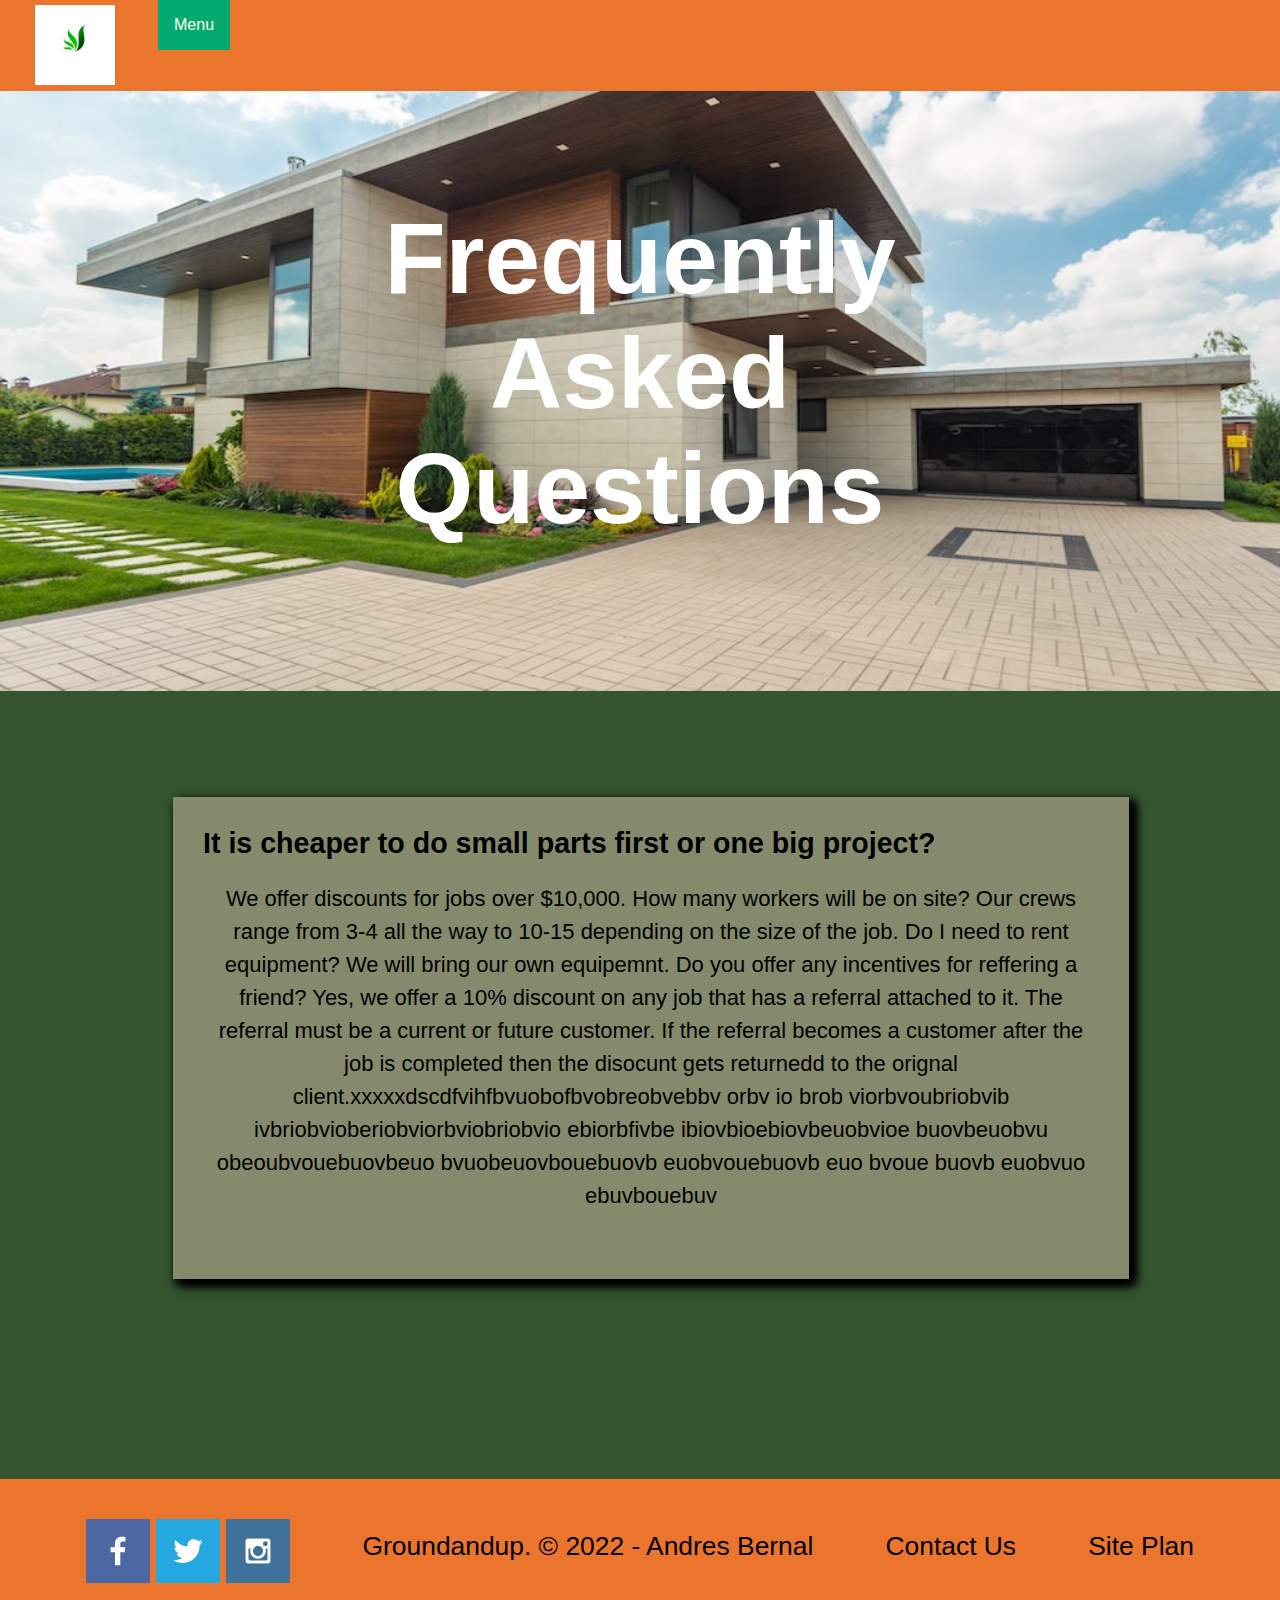
<file: groundandup/hovermenu.html>
<!DOCTYPE html>
<html lang="en">
<head>
    <meta charset="UTF-8">
    <meta http-equiv="X-UA-Compatible" content="IE=edge">
    <meta name="viewport" content="width=device-width, initial-scale=1.0">
    <title>Groundanup | Construction and Landscaping | Home</title>
    <link rel="stylesheet" href="styles/style.css">
</head>
<body>
    <div id="content">
    <header>
        <a id="logo_link" href="index.html">
            <img class="logo" src="images/groundanduplogo.jpeg" alt="Groundandup logo">
        </a>
        <div class="dropdown">
            <button class="dropbtn">Menu</button>
            <div class="dropdown-content">
                <a href="index.html">Home Page</a>
                <a href="FAQ.html">FAQ</a>
                <a href="consulations.html">Consulations</a>
            </div>
          </div>
    </header>
    <div id="hero">
        <div id="hero-box">
            <img id="hero-img" src="images/pexels-max-vakhtbovych-8134847.interlockingstone1.jpg" alt="Home with pavers">
        </div>
        <section id="hero-msg">
            <h1 class="home-title"></h1>
            <h4>Frequently Asked Questions</h4>
        </section>
    </div>
    <main class="home-grid">
        <section class="msg">
            <h2>What is the average cost to replace a driveway with interlock?</h2>
            <p>To replace the whole driveway the cost for an average home witll range from $6,000 to $20,000. What stone work do you offer? We work with interlock, pavers, stairs, fountains, fireplaces, and stone tiles. How much does it cost to do a front stair replacement? The cost depends on the stone selected and the size of the job. The range you can expect is $2,000 to $12,000. How do I know I am getting the best price? We offer the highest quality of work with premium stones selceted by you. We gurantee our work will satisfy our clients or we will redo the driveway for you. No other company can say this.</p>
        </section>
        <section class="msg">
            <h2>Can I finance the cost?</h2>
            <p>We do not offer financing. What options do I have when selecting stone? We offer hundreds of different stone options for you to choose from. We combine our designing expertise with these options to narrow the selection process for you. Do you offer maintance on the set interlock? Yes, we will re-sand your insterlock once a year for $200 dollars. How often do I need to replace my interlock? The interlocking stone will not need replacing for 20 years. Even after this time if maintaned properly the interlock can last a lifetime.</p>
        </section>
        <section class="msg">
            <h2>It is cheaper to do small parts first or one big project?</h2>
            <p>We offer discounts for jobs over $10,000. How many workers will be on site? Our crews range from 3-4 all the way to 10-15 depending on the size of the job. Do I need to rent equipment? We will bring our own equipemnt. Do you offer any incentives for reffering a friend? Yes, we offer a 10% discount on any job that has a referral attached to it. The referral must be a current or future customer. If the referral becomes a customer after the job is completed then the disocunt gets returnedd to the orignal client.xxxxxdscdfvihfbvuobofbvobreobvebbv orbv io brob viorbvoubriobvib ivbriobvioberiobviorbviobriobvio ebiorbfivbe ibiovbioebiovbeuobvioe buovbeuobvu obeoubvouebuovbeuo  bvuobeuovbouebuovb euobvouebuovb euo bvoue buovb euobvuo ebuvbouebuv</p>
        </section>
    </main>
    <footer>
        <div class="social">
            <a href="https://facebook.com" target="_blank">
                <img src="images/facebook.png" alt="fb icon">
            </a>
            <a href="https://twitter.com" target="_blank">
                <img src="images/twitter.png" alt="twitter icon">
            </a>
            <a href="https://instagram.com" target="_blank">
                <img src="images/instagram.png" alt="instagram icon">
            </a>
        </div>
        <p>Groundandup. &copy; 2022 - Andres Bernal</p>
        <p><a href="contactus.html">Contact Us</a></p>
        <p><a href="site-plan.html">Site Plan</a></p>
    </footer>
    </div>
</body>
</html>
</file>
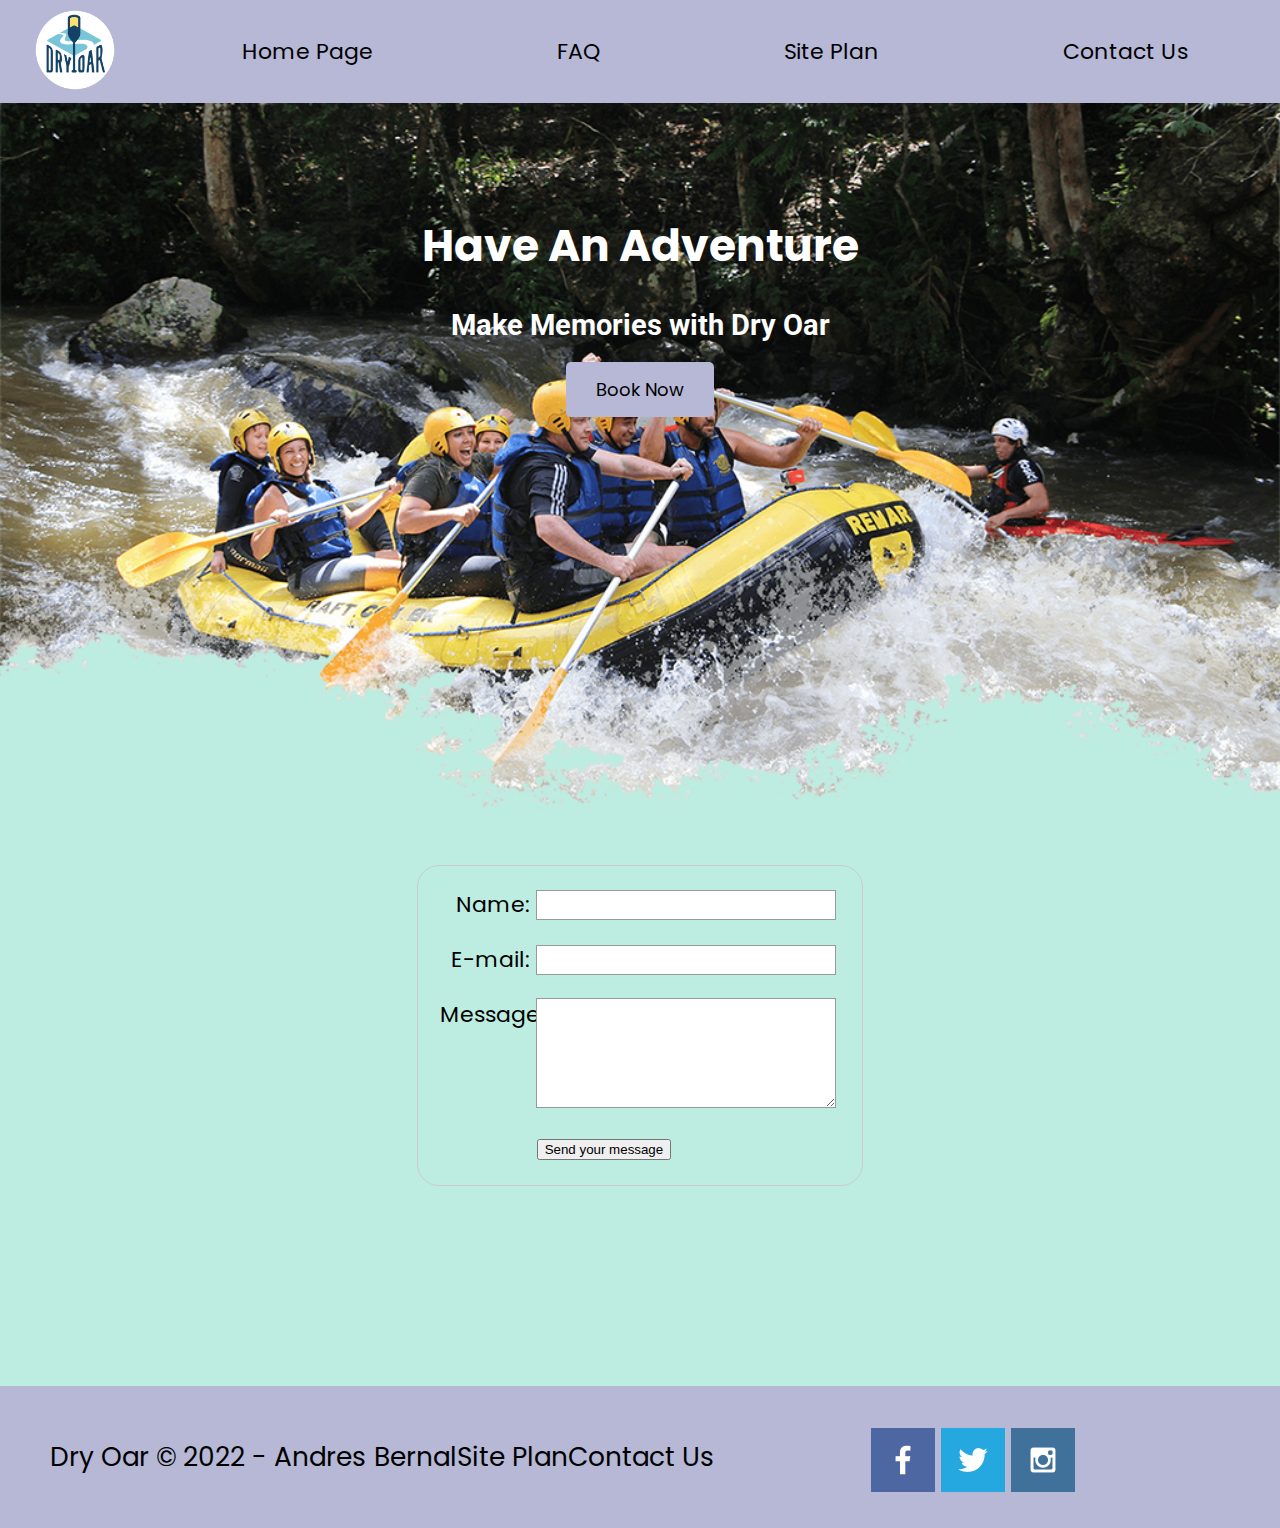
<file: wwr/contactus.html>
<!DOCTYPE html>
<html lang="en">
<head>
    <meta charset="UTF-8">
    <meta http-equiv="X-UA-Compatible" content="IE=edge">
    <meta name="viewport" content="width=device-width, initial-scale=1.0">
    <title>Whitewater Rafting Vacations | Dry Oar Boating | Home</title>
    <link rel="stylesheet" href="styles/style.css">
    <style>
    </style>
</head>
<body>
    <div id="content">
    <header>
        <a id="logo_link" href="index.html">
            <img class="logo" src="images/logo.png" alt="Dry Oar Logo">
        </a>
        <nav>
            <a href="index.html">Home Page</a>
            <a href="FAQ.html">FAQ</a>
            <a href="site-plan-rafting.html">Site Plan</a>
            <a href="contactus.html">Contact Us</a>
        </nav>
    </header>
    <div id="hero">
        <div id="hero-box">
            <img id="hero-img" src="images/hero.png" alt="people enjoy rafting">
        </div>
        <section id="hero-msg">
            <h1 class="home-title">Have An Adventure</h1>
            <h4>Make Memories with Dry Oar </h4>
            <div class='button-box'>
                <a class='book' href="contactus.html">Book Now</a>
            </div>
        </section>
    </div>
    <div id="feedback"></div>
    <form action="/my-handling-form-page" method="post">
        <ul>
            <li>
              <label for="name">Name:</label>
              <input type="text" id="name" name="user_name" />
            </li>
            <li>
              <label for="mail">E-mail:</label>
              <input type="email" id="mail" name="user_email" />
            </li>
            <li>
              <label for="msg">Message:</label>
              <textarea id="msg" name="user_message"></textarea>
            </li>
            <li class="button">
                <button type="submit">Send your message</button>
              </li>
          </ul>
    </form>
    <footer>
        <p>Dry Oar &copy; 2022 - Andres Bernal</p>
        <p><a href="site-plan-rafting.html">Site Plan</a></p>
        <p><a href="contactus.html">Contact Us</a></p>
        <div class="social">
            <a href="https://facebook.com" target="_blank">
                <img src="images/facebook.png" alt="fb icon">
            </a>
            <a href="https://twitter.com" target="_blank">
                <img src="images/twitter.png" alt="twitter icon">
            </a>
            <a href="https://instagram.com" target="_blank">
                <img src="images/instagram.png" alt="instagram icon">
            </a>
        </div>
    </footer>
    </div>
    <script>
        // get the feedback div element so we can do something with it.
        const feedbackElement = document.getElementById('feedback');
        // get the form so we can read what was entered in it.
        const formElement = document.forms[0];
        // add a 'listener' to wait for a submission of our form. When that happens run the code below.
        formElement.addEventListener('submit', function(e) {
            // stop the form from doing the default action.
            e.preventDefault();
            // set the contents of our feedback element to a message letting the user know the form was submitted successfully. Notice that we pull the name that was entered in the form to personalize the message!
            feedbackElement.innerHTML = 'Hello '+ formElement.user_name.value +'! Thank you for your message. We will get back with you as soon as possible!';
            // make the feedback element visible.
            feedbackElement.style.display = "block";
            // add a class to move everything down so our message doesn't cover it.
            document.body.classList.toggle('moveDown');
        });
    </script>
</body>
</html>
</file>
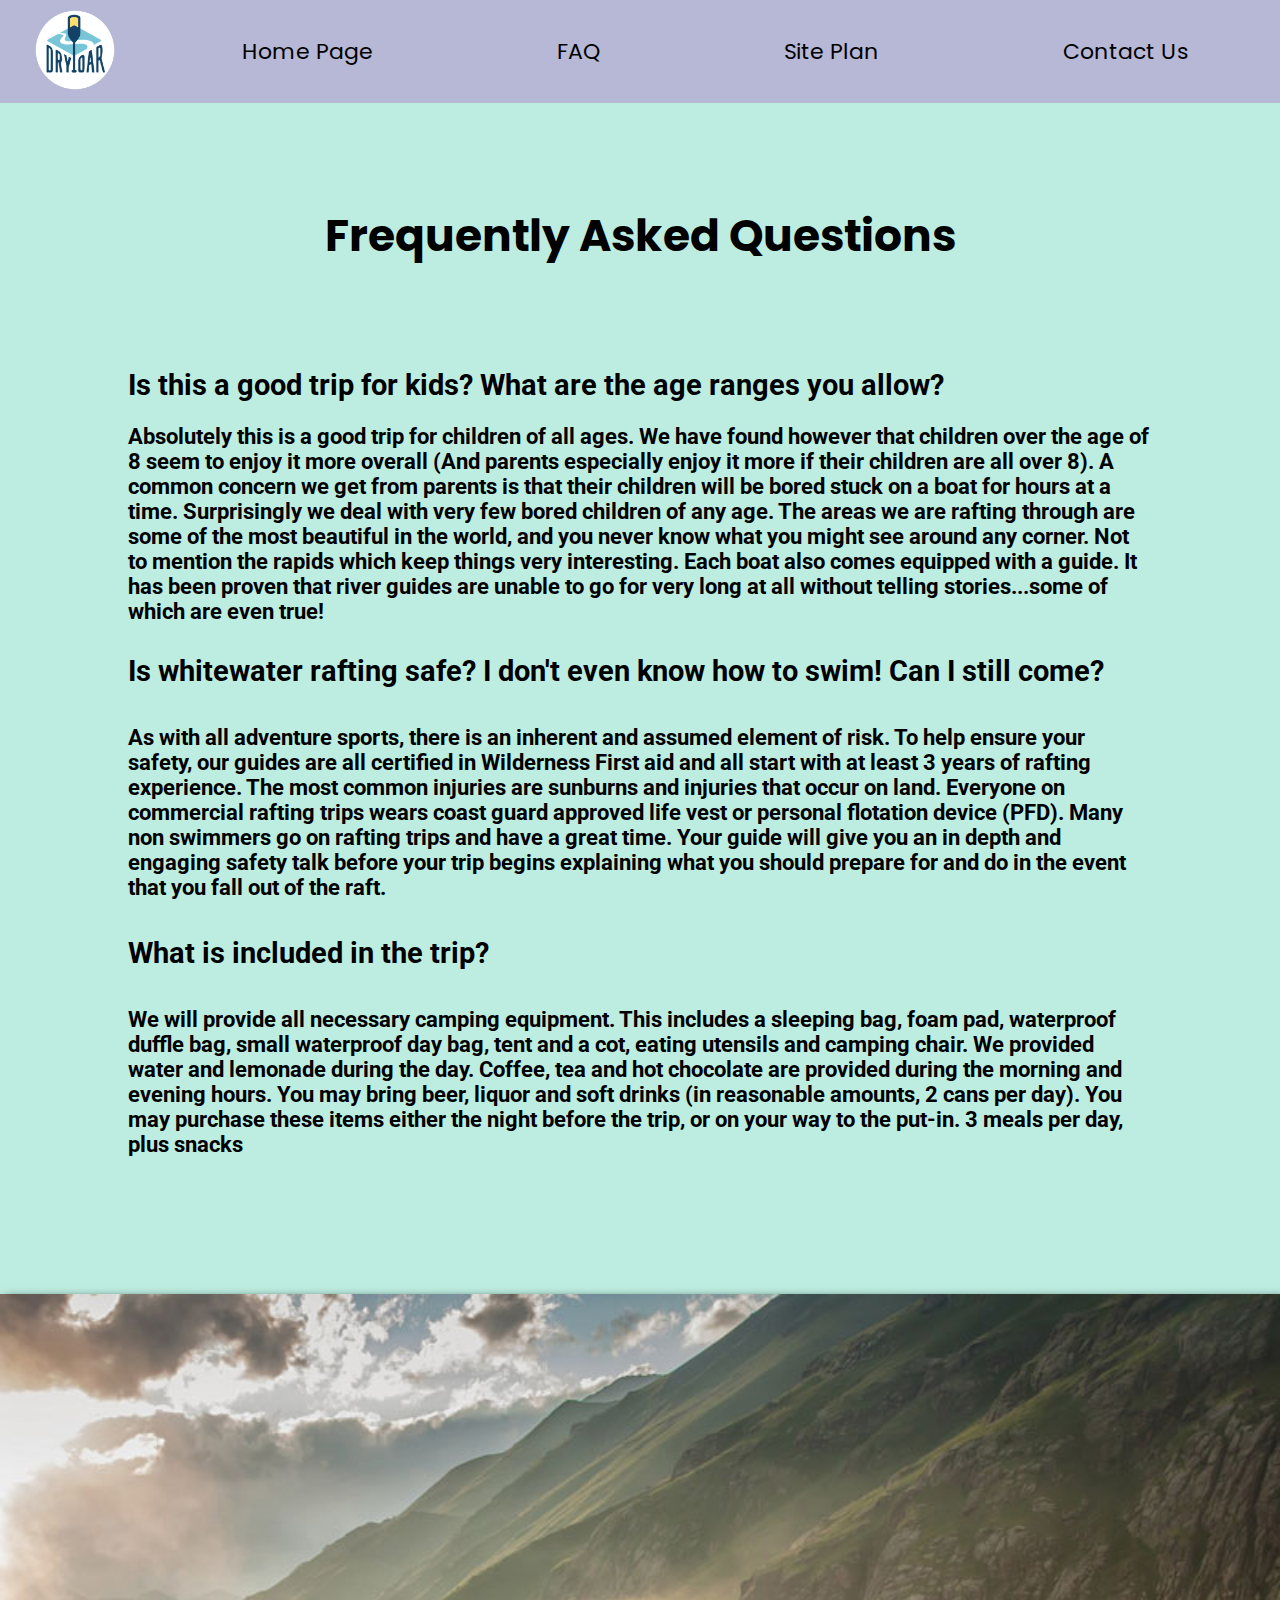
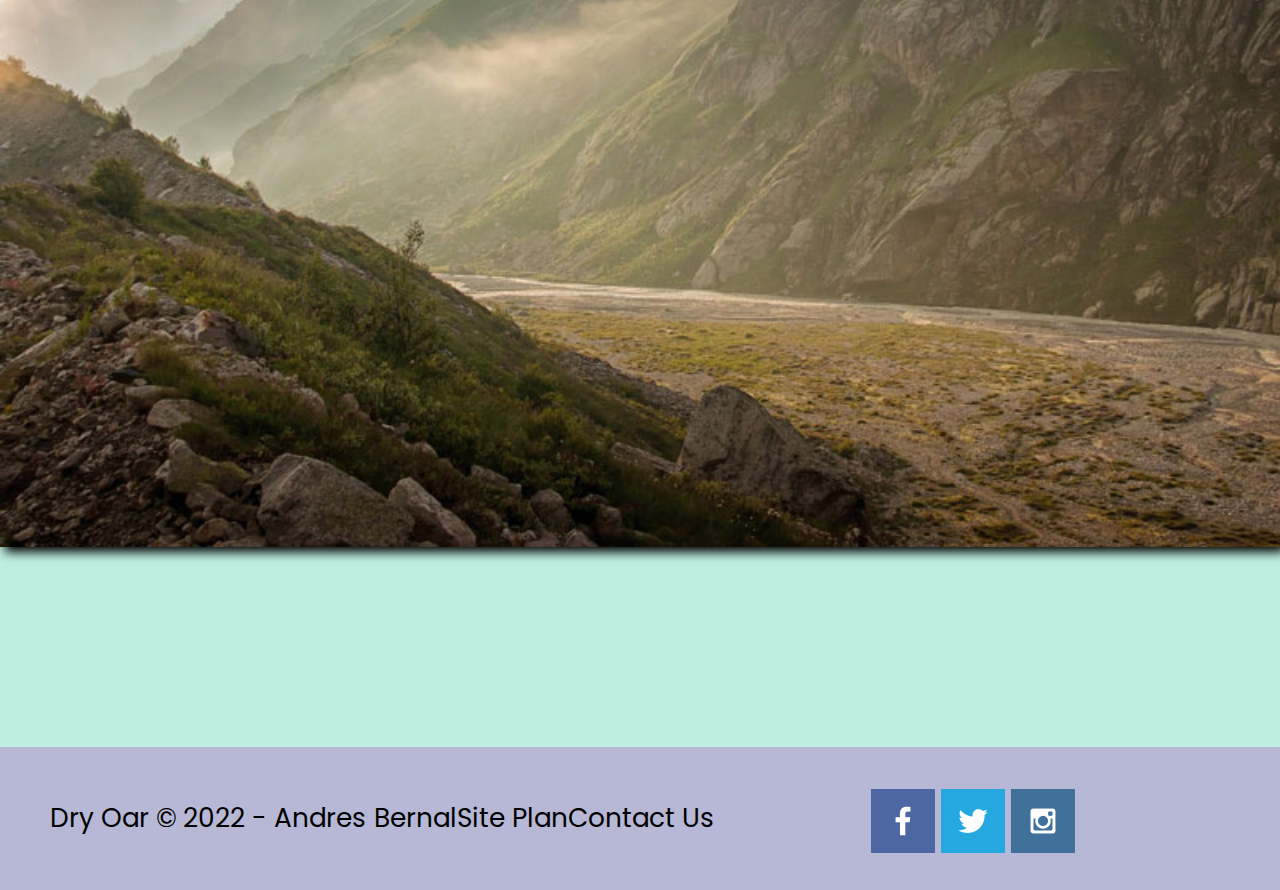
<file: wwr/FAQ.html>
<!DOCTYPE html>
<html lang="en">
<head>
    <meta charset="UTF-8">
    <meta http-equiv="X-UA-Compatible" content="IE=edge">
    <meta name="viewport" content="width=device-width, initial-scale=1.0">
    <title>Frequently Asked Questions</title>
    <link rel="stylesheet" href="styles/style.css">
</head>
<body>
    <div id="content">
    <header>
        <a id="logo_link" href="index.html">
            <img class="logo" src="images/logo.png" alt="Dry Oar Logo">
        </a>
        <nav>
            <a href="index.html">Home Page</a>
            <a href="FAQ.html">FAQ</a>
            <a href="site-plan-rafting.html">Site Plan</a>
            <a href="contactus.html">Contact Us</a>
        </nav>
    </header>
    <div id="FAQ">
        <section id="faq-msg">
            <h1 class="faq-title">Frequently Asked Questions</h1>
            </div>
        </section>
    </div>
    <main class="faq-grid">
        <section class="msg-faq">
            <h2>Is this a good trip for kids? What are the age ranges you allow?
            </h2>
            <h3>Absolutely this is a good trip for children of all ages. We have found however that children over the age of 8 seem to enjoy it more overall (And parents especially enjoy it more if their children are all over 8). A common concern we get from parents is that their children will be bored stuck on a boat for hours at a time. Surprisingly we deal with very few bored children of any age. The areas we are rafting through are some of the most beautiful in the world, and you never know what you might see around any corner. Not to mention the rapids which keep things very interesting. Each boat also comes equipped with a guide. It has been proven that river guides are unable to go for very long at all without telling stories...some of which are even true!
            </h3>
            <h4>Is whitewater rafting safe? I don't even know how to swim! Can I still come?
            </h4>
            <h5>As with all adventure sports, there is an inherent and assumed element of risk. To help ensure your safety, our guides are all certified in Wilderness First aid and all start with at least 3 years of rafting experience. The most common injuries are sunburns and injuries that occur on land. 
                Everyone on commercial rafting trips wears coast guard approved life vest or personal flotation device (PFD). Many non swimmers go on rafting trips and have a great time. Your guide will give you an in depth and engaging safety talk before your trip begins explaining what you should prepare for and do in the event that you fall out of the raft.
            </h5>
            <h6>What is included in the trip?
            </h6>
            <h5>We will provide all necessary camping equipment. This includes a sleeping bag, foam pad, waterproof duffle bag, small waterproof day bag, tent and a cot, eating utensils and camping chair. 
                We provided water and lemonade during the day. Coffee, tea and hot chocolate are provided during the morning and evening hours. You may bring beer, liquor and soft drinks (in reasonable amounts, 2 cans per day). You may purchase these items either the night before the trip, or on your way to the put-in. 3 meals per day, plus snacks</h2>
            </h5>
        </section>
        <img class="mountains" src="images/mountains.jpeg" alt="Misty mountains">
    </main>
    <footer>
        <p>Dry Oar &copy; 2022 - Andres Bernal</p>
        <p><a href="site-plan-rafting.html">Site Plan</a></p>
        <p><a href="contactus.html">Contact Us</a></p>
        <div class="social">
            <a href="https://facebook.com" target="_blank">
                <img src="images/facebook.png" alt="fb icon">
            </a>
            <a href="https://twitter.com" target="_blank">
                <img src="images/twitter.png" alt="twitter icon">
            </a>
            <a href="https://instagram.com" target="_blank">
                <img src="images/instagram.png" alt="instagram icon">
            </a>
        </div>
    </footer>
    </div>
</body>
</html>
</file>
<file: groundandup/styles/style.css>
@import url('https://fonts.googleapis.com/css2?family=Catamaran&family=Crimson+Text&display=swap');
#content {
    max-width: 1600px;
    margin: auto;
}
#hero-msg h1, #hero-msg h4 {
    text-align: center;
}
.button-box {
    text-align: center;
}
main section {
    text-align: center;
}
main section img {
    box-sizing: border-box;
}
#background {
    height: 725px;
}
body {
    background-color: #355530; 
    font-family: 'Poppins', 'Roboto', sans-serif;
    font-size: 22px;
    margin: 0;
    padding: 0;
}
header {
    background-color:#eb752c;
    display: grid;
    grid-template-columns: 150px auto;
}
nav a {
    text-align: center;
    color: black;
    text-decoration: none;
    padding: 35px;
}
nav a:hover {
    background-color: black;
    color: white;
}
.book, .join {
    background-color: #B6B8D6;
    color: black;
    text-decoration: none;
    font-size: 18px;
    padding: 15px 30px;
    margin-top: 50px;
    border-radius: 5px;
}
.book:hover, .join:hover {
    background-color: black;
    color: white;
}
#background {
    background-color:#B6B8D6;
    margin-top: 200px;
    margin-bottom: 100px;
}
.msg {
    background-color: #868A6C;
    line-height: 1.5em;
    padding: 30px;
    margin: 100px 0px 100px 45px;
}
footer {
    background-color: #eb752c;
    color: black;
    padding: 25px 50px;
    margin-top: 200px;
    max-width: 1600px;
    margin: 100px auto 0 auto;
}
footer a {
    color: black;
    text-decoration: none;
    margin-top: 200px;
}
footer a:hover {
    color: black;
}
footer p {
    font-size: 1.2em;
}
.home-tittle {
    color: black;
}
h4 {
    color: black;
}
.msg h2 {
    color: black;
}
.msg p {
    color: black;
    font-size: 22px;
    padding-bottom: 15px;
}
.logo {
    width: 80px;
}
.icon {
    width: 80px;
    padding-top: 10px;
}
#hero-img {
    width: 100%;
    height: 700px;
}
footer p a:hover {
    text-decoration: underline;
}   
h1 .home-tittle {
    font-family: 'Roboto', 'Poppins', sans-serif;
    font-size: 2em;;
}
h2 {
    margin: 0;
}
#logo_link {
    padding-top: 5px;
}
footer .social img {
    padding-top: 15px;
}
.rivers-card, .camping-card, .rapids-card {
    margin-bottom: 100px;
}
.card-img {
    border: 10px solid black;
}
nav {
    display: flex;
    justify-content: space-around;
}
#logo_link {
    padding-top: 5px;
    justify-self: center;
    align-self: center;
}
#hero {
    display: grid;
    grid-template-columns: 1fr 3fr 1fr;
    margin-top: -100px;
}
#hero-box {
    grid-column: 1/4;
    grid-row: 1/3;
    z-index: -1;
    width: 100%;
}
#hero-msg {
    grid-column: 2/3;
    grid-row: 1/2;
}
#hero-msg h1 {
    color: white;
    margin-top: 210px;
    font-size: 100px;
}
#hero-msg h4 {
    color: white;
    font-size: 100px;
}
.card-img, .mountains {
    width: 100%;
}
#stairs-img {
    align-content: center;
    width: 10%;
}
.home-grid {
    display: grid;
    grid-template-columns: 1fr 1fr 1fr 1fr 1fr 1fr 1fr 1fr 1fr 1fr;
}
.rivers-card {
    grid-column: 2/5;
    grid-row: 2/3;
    margin-left: 160px;
}
.camping-card {
    grid-column: 6/9;
    grid-row: 2/3;
    margin-left: 160px;
}
#background {
    grid-column: 1/11;
    grid-row: 4/9;
}
.mountains {
    grid-column: 1/11;
    grid-row: 5/8;
    margin-top: 100px;
    width: 100%;
}
.consulting-card {
    grid-column: 2/10;
}
.msg {
    grid-column: 2/9;
    grid-row: 1/2;
    width: 100%;
}
.msgFAQ1 {
    grid-row: 2/3;
}
.msgFAQ2 {
    grid-row: 3/4;
}
.msgFAQ3 {
    grid-row: 4/5;
}
.msgFAQ4 {
    grid-row: 5/6;
}
.msgFAQ5 {
    grid-row: 6/7;
}
.msgFAQ6 {
    grid-row: 7/8;
}
.msgFAQ7 {
    grid-row: 8/9;
}
.msgFAQ8 {
    grid-row: 9/10;
}
.msgFAQ9 {
    grid-row: 10/11;
}
.msgFAQ10 {
    grid-row: 11/12;
}
.msgFAQ11 {
    grid-row: 12/13;
}
.msgFAQ12 {
    grid-row: 13/14;
}
.msgFAQ1, .msgFAQ2, .msgFAQ3, .msgFAQ4, .msgFAQ5, .msgFAQ6, .msgFAQ7, .msgFAQ8, .msgFAQ9, .msgFAQ10, .msgFAQ11, .msgFAQ12 {
    grid-column: 1/11;
    box-shadow: 5px 5px 10px black;
    background-color: #868A6C;
    margin-top: 100px;
    padding: 30px;
    text-align: left;
}
.msg2 {
    grid-column: 3/9;
    grid-row: 6/7;
    width: 100%;
    color: white;
}
footer {
    display: flex;
    justify-content: space-around;
    align-items: center;
}
.card-img {
    border: 10px solid #A58B7D;
    transition: transform .5s;
    box-shadow: 5px 5px 10px black;
}
.card-img:hover {
    opacity: .6;
    transform: scale(1.1);
}
.msg {
    box-shadow: 5px 5px 10px black;
}
.mountains {
    box-shadow: 5px 5px 10px black;
}
#faq-msg h1 {
    text-align: center;
    margin-top: 100px;
    margin-bottom: 100px;
}
#faq-grid {
    text-align: left;
}
.faq-grid {
    display: grid;
    grid-template-columns: 1fr 1fr 1fr 1fr 1fr 1fr 1fr 1fr 1fr 1fr;
}
.msg-faq {
    grid-column: 2/10;
}
h2, h4, h6{
    font-family: 'Roboto', 'Poppins', sans-serif;
    font-size: 1.3em;
    text-align: left;
}
h3, h5{
    text-align: left;
    font-family: 'Roboto', 'Poppins', sans-serif;
    font-size: 1em;
}
h4, h6 {
    margin-top: 30px;
    margin-bottom: 30px;
}
form {
    /* Center the form on the page */
    margin: 0 auto;
    width: 400px;
    /* Form outline */
    padding: 1em;
    border: 1px solid #ccc;
    border-radius: 1em;
  }
  
  ul {
    list-style: none;
    padding: 0;
    margin: 0;
  }
  
  form li + li {
    margin-top: 1em;
  }
  
  label {
    /* Uniform size & alignment */
    display: inline-block;
    width: 90px;
    text-align: right;
  }
  
  input,
  textarea {
    /* To make sure that all text fields have the same font settings
       By default, textareas have a monospace font */
    font: 1em sans-serif;
  
    /* Uniform text field size */
    width: 300px;
    box-sizing: border-box;
  
    /* Match form field borders */
    border: 1px solid #999;
  }
  
  input:focus,
  textarea:focus {
    /* Additional highlight for focused elements */
    border-color: #000;
  }
  
  textarea {
    /* Align multiline text fields with their labels */
    vertical-align: top;
  
    /* Provide space to type some text */
    height: 5em;
  }
  
  .button {
    /* Align buttons with the text fields */
    padding-left: 90px; /* same size as the label elements */
  }
  
  button {
    /* This extra margin represent roughly the same space as the space
       between the labels and their text fields */
    margin-left: 0.5em;
  }
  #feedback {
    background-color: antiquewhite;
    position: absolute;
    top: 0;
    left: 0;
    right: 0;
    padding: .5em;
    /* make this element invisible until we are ready for it */
    display: none;      
}
.moveDown {
    margin-top: 3em;
}
@media screen and (max-width: 900px) {
    #hero, .home-grid {
        display: block;
        height: auto;
    }
    nav, footer {
        flex-direction: column;
    }
    nav a {
        display: block;
        padding: 15px;
    }
    #hero {
        margin-top: 0;
    }
    #hero-msg {
        margin-top: 0;
    }
    #hero-msg h4 {
        display: none;
    }
    .home-title {
        font-size: 25px;
        color: #6f7364;
    }
    .rivers-card, .camping-card, .rapids-card { 
        margin: 50px auto;
        width: 60%;
    }
    #background {
        display: none;
    }
    .mountains, .msg {
        width: 80%;
        display: block;
        margin: 0 auto;
    }
    footer {
        margin-top: 25px;
    }
}
/* Dropdown Button */
.dropbtn {
    background-color: #04AA6D;
    color: white;
    padding: 16px;
    font-size: 16px;
    border: none;
  }
  
  /* The container <div> - needed to position the dropdown content */
  .dropdown {
    position: relative;
    display: inline-block;
  }
  
  /* Dropdown Content (Hidden by Default) */
  .dropdown-content {
    display: none;
    position: absolute;
    background-color: #f1f1f1;
    min-width: 160px;
    box-shadow: 0px 8px 16px 0px rgba(0,0,0,0.2);
    z-index: 1;
  }
  
  /* Links inside the dropdown */
  .dropdown-content a {
    color: black;
    padding: 12px 16px;
    text-decoration: none;
    display: block;
  }
  
  /* Change color of dropdown links on hover */
  .dropdown-content a:hover {background-color: #ddd;}
  
  /* Show the dropdown menu on hover */
  .dropdown:hover .dropdown-content {display: block;}
  
  /* Change the background color of the dropdown button when the dropdown content is shown */
  .dropdown:hover .dropbtn {background-color: #3e8e41;}
</file>
<file: wwr/styles/style.css>
@import url('https://fonts.googleapis.com/css2?family=Poppins&family=Roboto&display=swap');
div {
    max-width: 1600px;
    margin: 0 auto;
}
#hero-msg h1, #hero-msg h4 {
    text-align: center;
}
.button-box {
    text-align: center;
}
main section {
    text-align: center;
}
main section img {
    box-sizing: border-box;
}
#background {
    height: 725px;
}
body {
    background-color: #BDEDE0; 
    font-family: 'Poppins', 'Roboto', sans-serif;
    font-size: 22px;
    margin: 0;
    padding: 0;
}
header {
    background-color:#B6B8D6;
    display: grid;
    grid-template-columns: 150px auto;
}
nav a {
    text-align: center;
    color: black;
    text-decoration: none;
    padding: 35px;
}
nav a:hover {
    background-color: black;
    color: white;
}
.book, .join {
    background-color: #B6B8D6;
    color: black;
    text-decoration: none;
    font-size: 18px;
    padding: 15px 30px;
    margin-top: 50px;
    border-radius: 5px;
}
.book:hover, .join:hover {
    background-color: black;
    color: white;
}
#background {
    background-color:#B6B8D6;
    margin-top: 200px;
    margin-bottom: 100px;
}
.msg {
    background-color: #BDEDE0;
    line-height: 1.5em;
    padding: 35px;
    margin: 200px;
    grid-column: 6/10;
    grid-row: 6/7;
}
footer {
    background-color: #B6B8D6;
    color: black;
    padding: 25px 50px;
    margin-top: 200px;
}
footer a {
    color: black;
    text-decoration: none;
    margin-top: 200px;
}
footer a:hover {
    color: black;
}
footer p {
    font-size: 1.2em;
}
.home-tittle {
    color: black;
}
h4 {
    color: black;
}
.msg h2 {
    color: black;
}
.msg p {
    color: black;
    font-size: .8em;
    padding-bottom: 15px;
}
.logo {
    width: 80px;
}
.icon {
    width: 80px;
    padding-top: 10px;
}
#hero-img {
    width: 100%;
}
footer p a:hover {
    text-decoration: underline;
}   
h1 .home-tittle {
    font-family: 'Roboto', 'Poppins', sans-serif;
    font-size: 2em;;
}
h2 {
    margin: 0;
}
#logo_link {
    padding-top: 5px;
}
footer .social img {
    padding-top: 15px;
}
.home-tittle {
    margin-top: 10px;
}
.rivers-card, .camping-card, .rapids-card {
    margin: 200px 0;
}
.card-img {
    border: 10px solid black;
}
nav {
    display: flex;
    justify-content: space-around;
}
#logo_link {
    padding-top: 5px;
    justify-self: center;
    align-self: center;
}
#hero {
    display: grid;
    grid-template-columns: 1fr 3fr 1fr;
    margin-top: -100px;
}
#hero-box {
    grid-column: 1/4;
    grid-row: 1/3;
    z-index: -1;
    width: 100%;
}
#hero-msg {
    grid-column: 2/3;
    grid-row: 1/2;
}
#hero-msg h1 {
    color: white;
    margin-top: 210px;
}
#hero-msg h4 {
    color: white;
}
.home-grid {
    display: grid;
    grid-template-columns: 1fr 1fr 1fr 1fr 1fr 1fr 1fr 1fr 1fr 1fr;
}
.card-img, .mountains {
    width: 100%;
}
.rivers-card {
    grid-column: 2/4;
    grid-row: 2/3;
}
.camping-card {
    grid-column: 5/7;
    grid-row: 2/3;
}
.rapids-card {
    grid-column: 8/10;
    grid-row: 2/3;
}
#background {
    grid-column: 1/11;
    grid-row: 4/9;
}
.mountains {
    grid-column: 1/11;
    grid-row: 5/8;
    margin-top: 100px;
    width: 100%;
}
.msg {
    grid-column: 4/9;
    grid-row: 6/7;
    width: 100%;
}
footer {
    display: flex;
    justify-content: space-around;
    align-items: center;
}
.card-img {
    border: 10px solid #B6B8D6;
    transition: transform .5s;
    box-shadow: 5px 5px 10px black;
}
.card-img:hover {
    opacity: .6;
    transform: scale(1.1);
}
.msg {
    box-shadow: 5px 5px 10px black;
}
.mountains {
    box-shadow: 5px 5px 10px black;
}
#faq-msg h1 {
    text-align: center;
    margin-top: 100px;
    margin-bottom: 100px;
}
#faq-grid {
    text-align: left;
}
.faq-grid {
    display: grid;
    grid-template-columns: 1fr 1fr 1fr 1fr 1fr 1fr 1fr 1fr 1fr 1fr;
}
.msg-faq {
    grid-column: 2/10;
}
h2, h4, h6{
    font-family: 'Roboto', 'Poppins', sans-serif;
    font-size: 1.3em;
    text-align: left;
}
h3, h5{
    text-align: left;
    font-family: 'Roboto', 'Poppins', sans-serif;
    font-size: 1em;
}
h4, h6 {
    margin-top: 30px;
    margin-bottom: 30px;
}
form {
    /* Center the form on the page */
    margin: 0 auto;
    width: 400px;
    /* Form outline */
    padding: 1em;
    border: 1px solid #ccc;
    border-radius: 1em;
  }
  
  ul {
    list-style: none;
    padding: 0;
    margin: 0;
  }
  
  form li + li {
    margin-top: 1em;
  }
  
  label {
    /* Uniform size & alignment */
    display: inline-block;
    width: 90px;
    text-align: right;
  }
  
  input,
  textarea {
    /* To make sure that all text fields have the same font settings
       By default, textareas have a monospace font */
    font: 1em sans-serif;
  
    /* Uniform text field size */
    width: 300px;
    box-sizing: border-box;
  
    /* Match form field borders */
    border: 1px solid #999;
  }
  
  input:focus,
  textarea:focus {
    /* Additional highlight for focused elements */
    border-color: #000;
  }
  
  textarea {
    /* Align multiline text fields with their labels */
    vertical-align: top;
  
    /* Provide space to type some text */
    height: 5em;
  }
  
  .button {
    /* Align buttons with the text fields */
    padding-left: 90px; /* same size as the label elements */
  }
  
  button {
    /* This extra margin represent roughly the same space as the space
       between the labels and their text fields */
    margin-left: 0.5em;
  }
  #feedback {
    background-color: antiquewhite;
    position: absolute;
    top: 0;
    left: 0;
    right: 0;
    padding: .5em;
    /* make this element invisible until we are ready for it */
    display: none;      
}
.moveDown {
    margin-top: 3em;
}
@media screen and (max-width: 900px) {
    #hero, .home-grid {
        display: block;
        height: auto;
    }
    nav, footer {
        flex-direction: column;
    }
    nav a {
        display: block;
        padding: 15px;
    }
    #hero {
        margin-top: 0;
    }
    #hero-msg {
        margin-top: 0;
    }
    #hero-msg h4 {
        display: none;
    }
    .home-title {
        font-size: 25px;
        color: #6f7364;
    }
    .rivers-card, .camping-card, .rapids-card { 
        margin: 50px auto;
        width: 60%;
    }
    #background {
        display: none;
    }
    .mountains, .msg {
        width: 80%;
        display: block;
        margin: 0 auto;
    }
    footer {
        margin-top: 25px;
    }
}
</file>
<file: positionstyles.css>
/* CSS - Name: "positionstyles.css" */
/* Activity 1 styles */
.content1 {
    /* This is the parent of the activity 1 boxes. */
    display: grid;
    grid-template-columns: 1fr 1fr;
    justify-items: center;
    grid-gap: 20px;
}
.red1 { 
width: 100%; 
height: 100px; 
background-color: red; 
grid-column: 1/3;
} 
.green1 {
width: 200px; 
height: 200px; 
background-color: green; 
} 
.yellow1 {
width: 200px; 
height: 200px; 
background-color: gold; 
} 
.blue1 {
width: 100%; 
height: 100px; 
background-color: blue; 
grid-column: 1/3;
} 
 /* Activity 2 styles */ 
.content2 {
    /* This is the parent of the activity 2 boxes. */
}
.red2 {
width: 100px; 
height: 100px; 
background-color: red; 
} 
.green2 { 
width: 100px; 
height: 100px; 
background-color: green; 
position: relative;
margin-left: 50px;
margin-top: -50px;
 } 
.yellow2 {
width: 100px; 
height: 100px; 
background-color: gold; 
margin-left: 100px;
margin-top: -50px;
position: relative;
} 
.blue2 {
width: 100px; 
height: 100px; 
background-color: blue; 
position: relative;
margin-left: 150px;
margin-top: -50px;
} 
 /* Activity 3 styles */ 
.content3 {
    /* This is the parent of the activity 3 boxes. */
    display: grid;
    grid-template-columns: 1fr 1fr;
    justify-items: center;
}
.red3 {
width: 100%; 
height: 100px; 
background-color: red; 
grid-column: 1/3;
 } 
.green3 {
width: 400px; 
height: 200px; 
background-color: green;
grid-column: 1/2;
 } 
.yellow3 {
width: 400px; 
height: 200px; 
background-color: gold; 
grid-column: 2/3;
 } 
.blue3 {
width: 100%;
height: 100px; 
background-color: blue; 
grid-column: 1/3;
 } 
 /* Activity 4 styles */ 
.content4 {
    /* This is the parent of the activity 4 boxes. */
    height: 400px;
    justify-items: center;
    display: grid;
    grid-template-columns: 1fr 1fr;
}
.red4 {
width: 400px; 
height: 600px; 
background-color: red; 
margin-left: 400px;
 } 
.green4 {
width: 400px; 
height: 200px; 
background-color: green; 
margin-right: 400px;
} 
.yellow4 {
width: 400px; 
height: 200px; 
background-color: gold; 
margin-top: -400px;
margin-left: 400px;
float: inline-end;

 } 
.blue4 {
width: 400px; 
height: 200px; 
background-color: blue; 
margin-right: 400px;
margin-top: -200px;

 } 
 /* Activity 5 styles */ 
 .content5 {
    /* This is the parent of the activity 5 boxes. */
     height: 400px;
}
.red5 { 
width: 100%; 
height: 100px; 
background-color: red; 
 } 
.green5 { 
    width: 200px; 
    height: 200px; 
background-color: green; 
float
:inline-start;

 } 
.yellow5 {
    width: 100%; 
    height: 300px; 
background-color: gold; 

} 
.blue5 {
width: 100%; 
height: 100px; 
background-color: blue; 
 } 
  /* Activity 6 styles */ 
  .content6 {
    /* This is the parent of the activity 6 boxes. */
}
.red6 {
width: 400px; 
height: 200px; 
background-color: red; 
} 
.green6 {
width: 200px; 
height: 200px; 
background-color: green; 
margin-top: 200px;
position: relative;
 } 
.yellow6 {
width: 200px; 
height: 400px; 
background-color: gold; 
margin-left: 400px;
margin-top: -400px;
position: relative;
} 
.blue6 {
width: 400px; 
height: 400px; 
background-color: blue; 
margin-left: 100px;
margin-top: -500px;
} 


/* Do not make any changes below here */
 .activity {
width: 70%; 
margin: 20px auto; 
font-family: Arial, sans-serif; 
border: 1px solid black; 
padding: 10px; 
clear:both; 
overflow: auto;
} 

.hint {
border: 1px solid grey;
background: #e0e0e0;
padding: .5em;
position: relative;
margin: 1em 0;
}
.hint h3 {
margin: 0;
}
.hint:hover {
background: #d0d0d0;
}
.hint > div {
display: none;
}

.hint input[type=checkbox] {
position: absolute;
width: 100%;
height: 100%;
opacity: 0;
z-index: 1;
cursor: pointer;
}

.hint input[type=checkbox]:checked ~ div {
display: block;
}

.hint i {
position: absolute;
transform: translate(-6px, 0);
margin-top: 16px;
right: 10px;
top: -3px;
}
.hint i:before, .hint i:after {
content: "";
position: absolute;
background-color: black;
width: 3px;
height: 9px;
}
.hint i:before {
transform: translate(2px, 0) rotate(45deg);
}
.hint i:after {
transform: translate(-2px, 0) rotate(-45deg);
}

.hint input[type=checkbox]:checked ~ i:before {
transform: translate(-2px, 0) rotate(45deg);
}
.hint input[type=checkbox]:checked ~ i:after {
transform: translate(2px, 0) rotate(-45deg);
}
.hint a {
position: relative;
z-index: 1;
}
</file>
